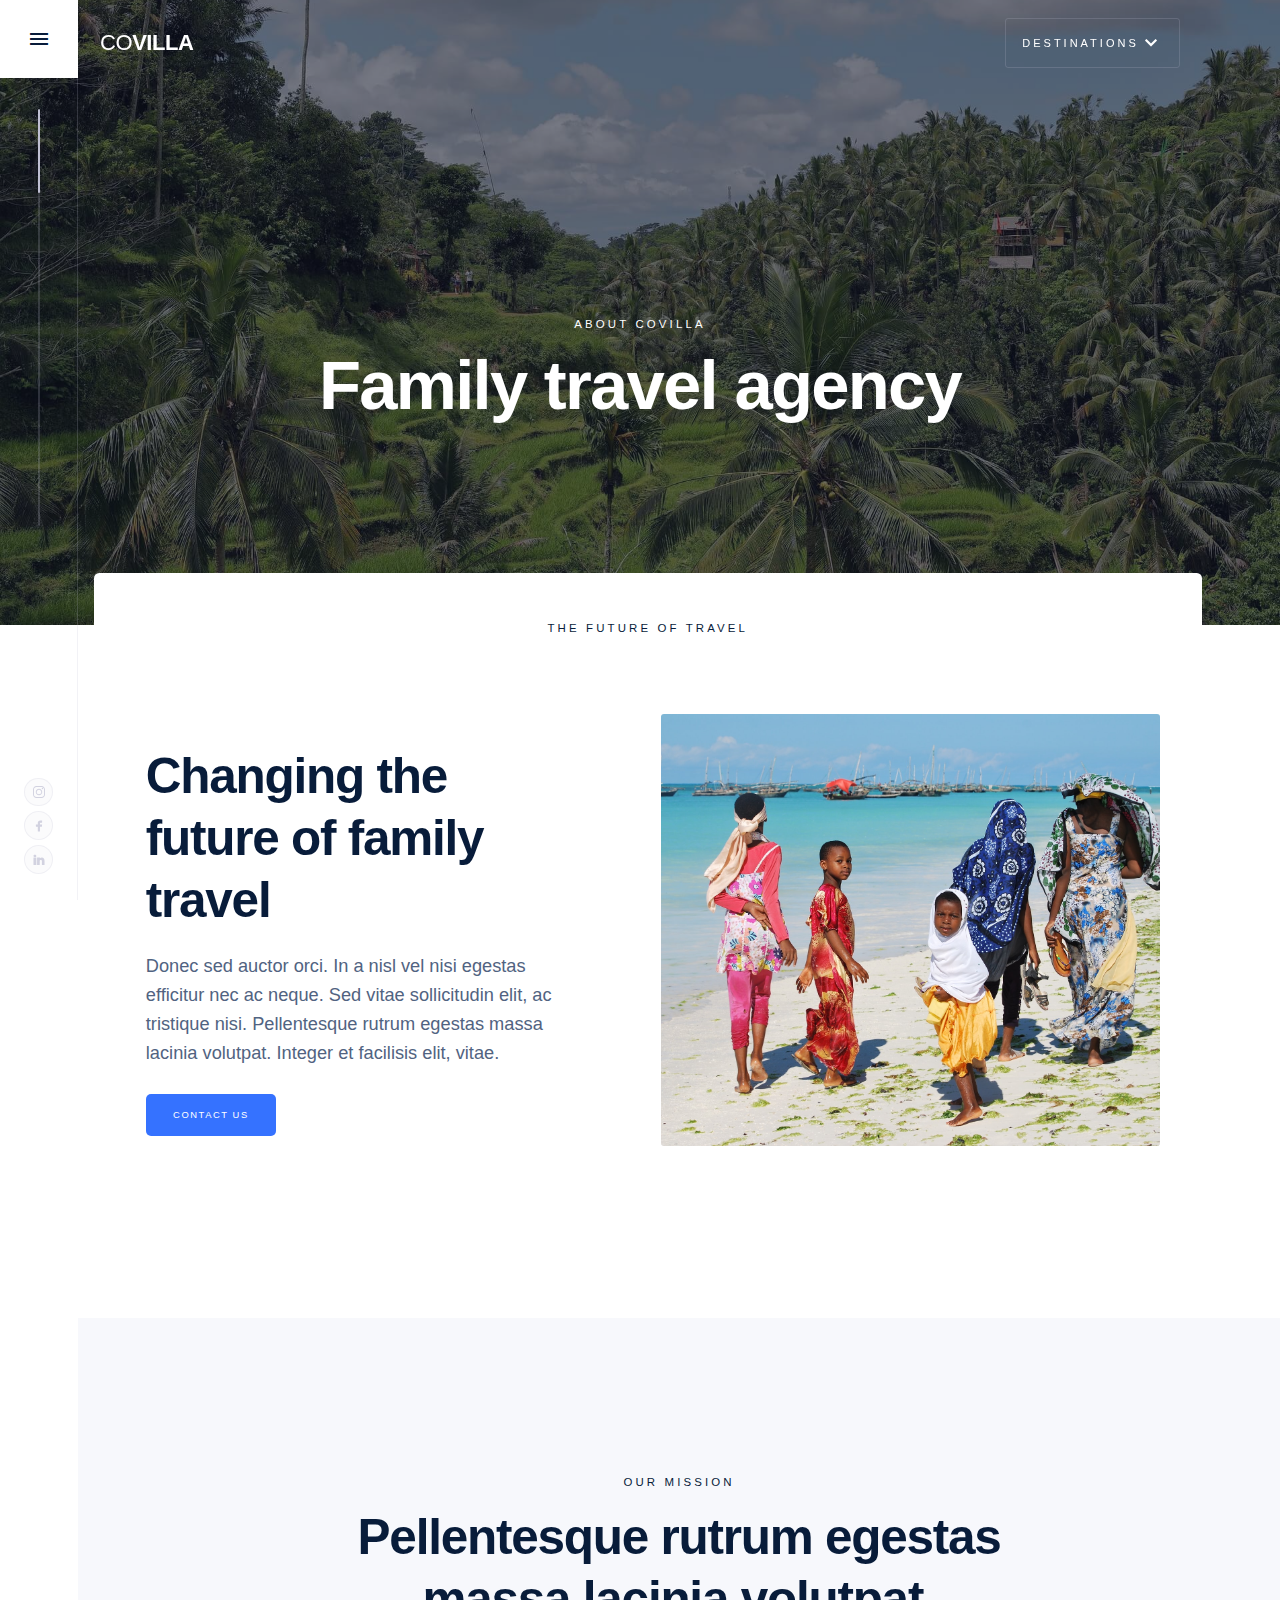
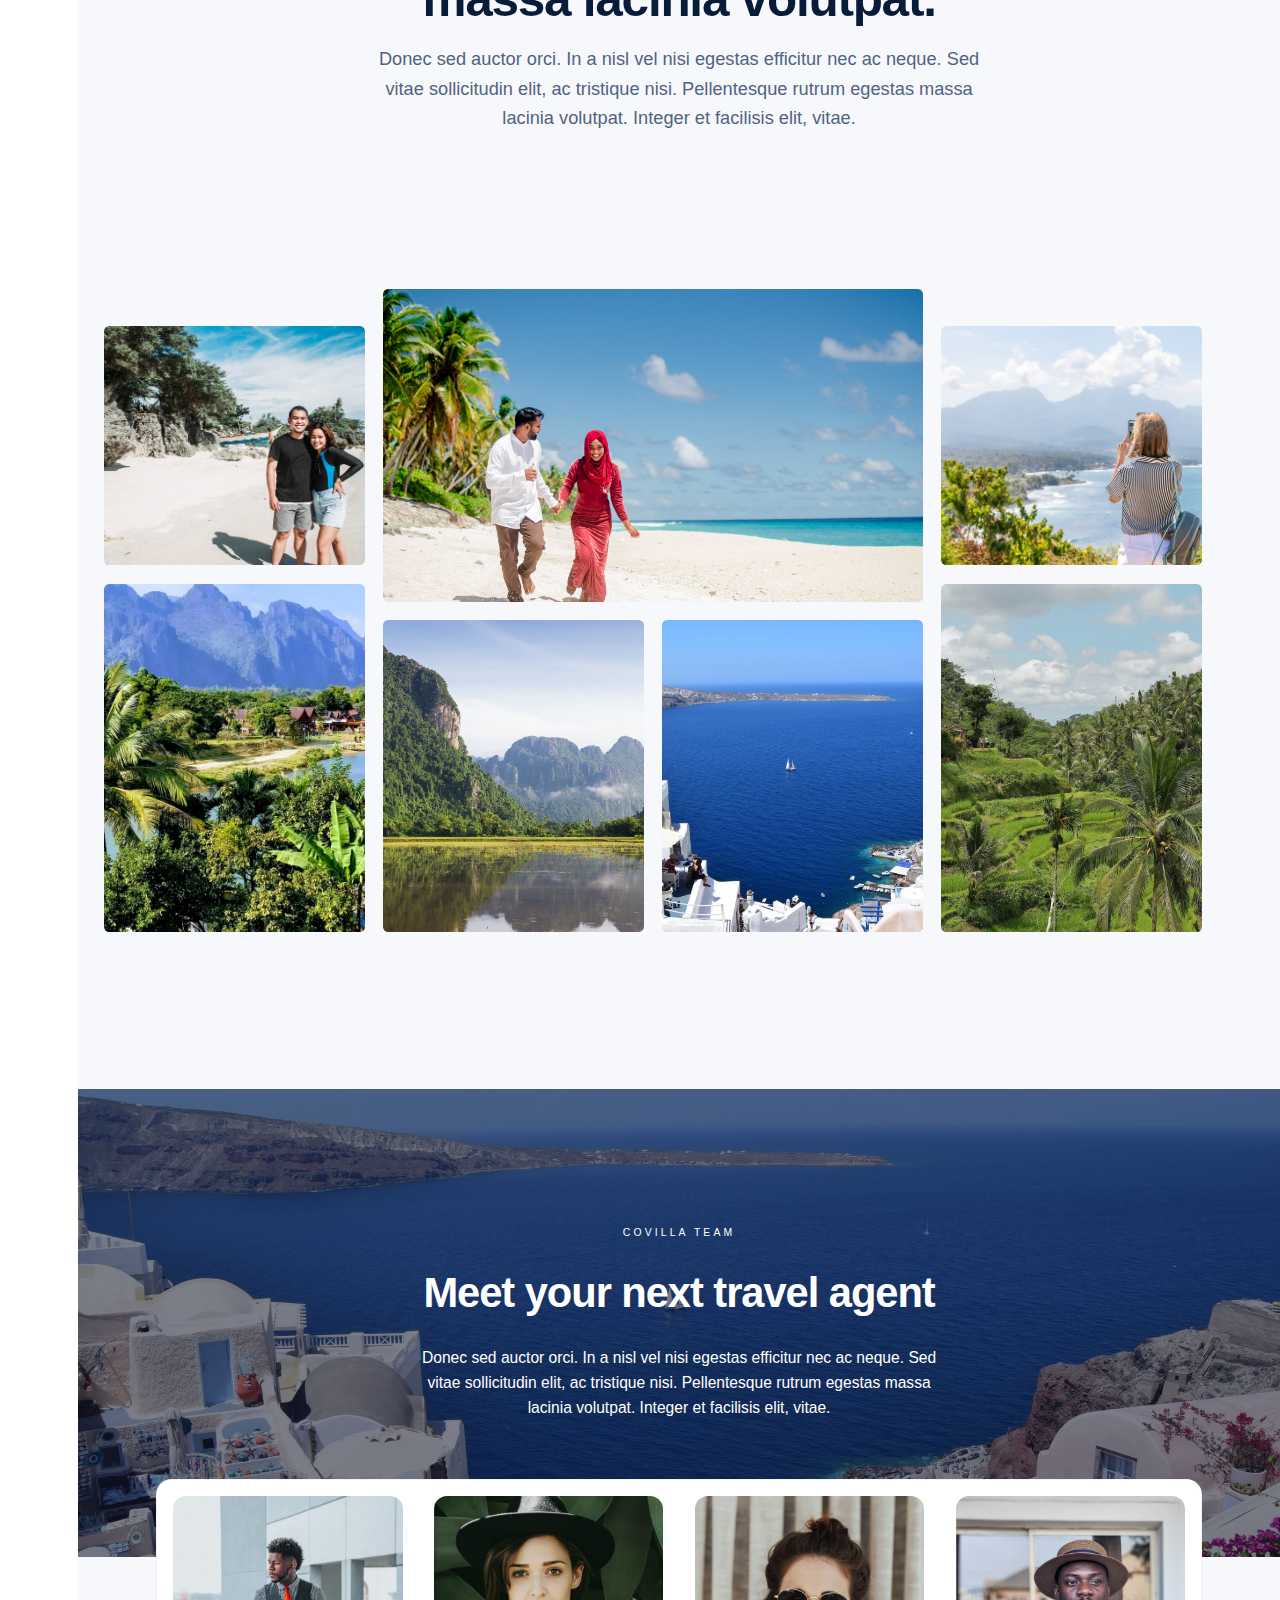
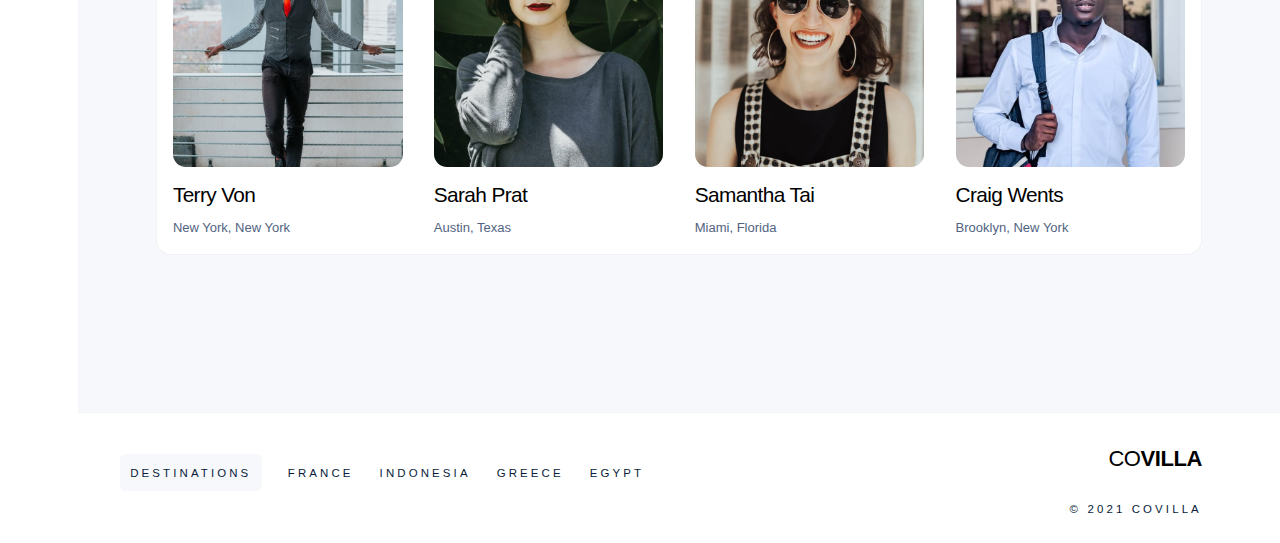
<file: about/about.html>
<!DOCTYPE html>
<html lang="en">

<head>
    <meta charset="UTF-8">
    <meta name="viewport" content="width=device-width, initial-scale=1.0">
    <title>About</title>

    <link rel="stylesheet"
        href="https://fonts.googleapis.com/css2?family=Material+Symbols+Outlined:opsz,wght,FILL,GRAD@24,400,0,0" />
    <link rel="stylesheet"
        href="https://fonts.googleapis.com/css2?family=Material+Symbols+Outlined:opsz,wght,FILL,GRAD@20..48,100..700,0..1,-50..200" />
    <link rel="stylesheet" href="https://cdn.jsdelivr.net/npm/swiper@11/swiper-bundle.min.css" />
    <link rel="stylesheet" href="../css/style.css" />
    <link rel="stylesheet" href="about.css" />
</head>

<body>
    <div class="scroll-indicator">
        <div class="indicator-wrapper">
            <div class="indicator"></div>
        </div>
        <div class="side-social-icons">
            <a href="https://www.instagram.com/tycreated/" class="side-social-icon">
                <img src="../images/607cab53e6616e396c26248d_covilla-instagram.svg" alt="instagram icon">
            </a>
            <a href="https://twitter.com/Tycreated" class="side-social-icon">
                <img src="../images/607cabf547737e63dc8037be_covilla-facebook-f.svg" alt="facebook icon">
            </a>
            <a href="https://twitter.com/Tycreated" class="side-social-icon">
                <img src="../images/607cac42e7c14c5ffb7408b0_covilla-linkedin.svg" alt="linkedin icon">
            </a>
        </div>
    </div>

    <nav class="navbar">
        <div class="top-nav-container">
            <div class="menu-icon">
                <span class="material-symbols-outlined" id="menu-icon">
                    menu
                </span>
            </div>
            <div class="menu-container" id="menu-container">
                <div class="menu-content">
                    <div class="menu-heading">
                        <h2>Explore vacations</h2>
                    </div>
                    <div class="scroll-menu-wrapper">
                        <div class="vacation-continents">
                            <div class="info-box">
                                <div class="subtitle-wrapper">
                                    <div class="subtitle">Choose a Continent</div>
                                    <div class="horizontal-line"></div>
                                </div>
                                <div class="continent-list-wrapper">
                                    <ul class="continent-list">
                                        <li class="continent-item">
                                            <a href="/continents/africa" class="africa">
                                                <div class="location-name">
                                                    <h4>Africa</h4>
                                                    <div class="loc-subtitle subtitle">
                                                        6 vacations
                                                    </div>
                                                </div>
                                                <div class="arrow-icon">
                                                    <img
                                                        src="../images/607cb6f733628ed1e51f598b_arrowhead-right-icon-dark-light.svg">
                                                </div>
                                                <div class="loc-bg1">
                                                    <div class="overlay"></div>
                                                </div>
                                            </a>
                                        </li>
                                        <li class="continent-item">
                                            <a href="/continents/asia" class="asia">
                                                <div class="location-name">
                                                    <h4>Asia</h4>
                                                    <div class="loc-subtitle subtitle">
                                                        6 vacations
                                                    </div>
                                                </div>
                                                <div class="arrow-icon">
                                                    <img
                                                        src="../images/607cb6f733628ed1e51f598b_arrowhead-right-icon-dark-light.svg">
                                                </div>
                                                <div class="loc-bg2">
                                                    <div class="overlay"></div>
                                                </div>
                                            </a>
                                        </li>

                                        <li class="continent-item">
                                            <a href="/continents/europe" class="europe">
                                                <div class="location-name">
                                                    <h4>Europe</h4>
                                                    <div class="loc-subtitle subtitle">
                                                        12 vacations
                                                    </div>
                                                </div>
                                                <div class="arrow-icon">
                                                    <img
                                                        src="../images/607cb6f733628ed1e51f598b_arrowhead-right-icon-dark-light.svg">
                                                </div>
                                                <div class="loc-bg3">
                                                    <div class="overlay"></div>
                                                </div>
                                            </a>
                                        </li>
                                    </ul>
                                </div>
                            </div>

                            <div class="info-box">
                                <div class="subtitle-wrapper">
                                    <div class="subtitle">Choose a Destination</div>
                                    <div class="horizontal-line"></div>
                                </div>
                                <div class="destination-list-wrapper">
                                    <ul class="destination-list">
                                        <li class="destination-item">
                                            <a href="/location/france" class="france">
                                                <div class="location-name">
                                                    <h4>France</h4>
                                                    <div class="loc-subtitle subtitle">
                                                        6 vacations
                                                    </div>
                                                </div>
                                                <div class="arrow-icon">
                                                    <img
                                                        src="../images/607cb6f733628ed1e51f598b_arrowhead-right-icon-dark-light.svg">
                                                </div>
                                                <div class="loc-bg-france">
                                                    <div class="overlay"></div>
                                                </div>
                                            </a>
                                        </li>

                                        <li class="destination-item">
                                            <a href="/location/indonesia" class="indonesia">
                                                <div class="location-name">
                                                    <h4>Indonesia</h4>
                                                    <div class="loc-subtitle subtitle">
                                                        6 vacations
                                                    </div>
                                                </div>
                                                <div class="arrow-icon">
                                                    <img
                                                        src="../images/607cb6f733628ed1e51f598b_arrowhead-right-icon-dark-light.svg">
                                                </div>
                                                <div class="loc-bg-indonesia">
                                                    <div class="overlay"></div>
                                                </div>
                                            </a>
                                        </li>
                                        <li class="destination-item">
                                            <a href="/location/greece" class="greece">
                                                <div class="location-name">
                                                    <h4>Greece</h4>
                                                    <div class="loc-subtitle subtitle">
                                                        6 vacations
                                                    </div>
                                                </div>
                                                <div class="arrow-icon">
                                                    <img
                                                        src="../images/607cb6f733628ed1e51f598b_arrowhead-right-icon-dark-light.svg">
                                                </div>
                                                <div class="loc-bg-greece">
                                                    <div class="overlay"></div>
                                                </div>
                                            </a>
                                        </li>

                                        <li class="destination-item">
                                            <a href="/location/egypt" class="egypt">
                                                <div class="location-name">
                                                    <h4>Egypt</h4>
                                                    <div class="loc-subtitle subtitle">
                                                        6 vacations
                                                    </div>
                                                </div>
                                                <div class="arrow-icon">
                                                    <img
                                                        src="../images/607cb6f733628ed1e51f598b_arrowhead-right-icon-dark-light.svg">
                                                </div>
                                                <div class="loc-bg-egypt">
                                                    <div class="overlay"></div>
                                                </div>
                                            </a>
                                        </li>
                                    </ul>
                                </div>
                            </div>

                            <div class="info-box">
                                <div class="subtitle-wrapper">
                                    <div class="subtitle">Contect us</div>
                                    <div class="horizontal-line"></div>
                                </div>
                                <div class="contact-list-wrapper">
                                    <ul class="contact-list">
                                        <li class="contact-item">
                                            <a href="https://calendly.com/">
                                                <div class="schedule">
                                                    Schedule a call
                                                </div>
                                                <div class="arrow-icon">
                                                    <img
                                                        src="../images/607dda3aa9669edf48366849_arrowhead-right-icon-dark001.svg">
                                                </div>
                                            </a>
                                        </li>

                                        <li class="contact-item">
                                            <a href="mailto:info@template.com?subject=Hey!">
                                                <div class="schedule">
                                                    info@template.com
                                                </div>
                                                <div class="arrow-icon">
                                                    <img
                                                        src="../images/607dda3aa9669edf48366849_arrowhead-right-icon-dark001.svg">
                                                </div>
                                            </a>
                                        </li>

                                        <li class="contact-item">
                                            <a href="tel:+11234567890">
                                                <div class="schedule">
                                                    (123)456-7890
                                                </div>
                                                <div class="arrow-icon">
                                                    <img
                                                        src="../images/607dda3aa9669edf48366849_arrowhead-right-icon-dark001.svg">
                                                </div>
                                            </a>
                                        </li>
                                    </ul>
                                </div>
                            </div>

                            <div class="menu-social-media">
                                <div class="subtitle">Follow us:</div>
                                <div class="social-media">
                                    <a href="https://www.instagram.com/tycreated/">
                                        <img src="../images/607cad4f19c353f20f120d42_Dark-instagram.svg"
                                            alt="instagram icon">
                                    </a>
                                    <a href="https://twitter.com/Tycreated">
                                        <img src="../images/607cacfa7fe8e5f6468a3b12_dark-facebook-f.svg"
                                            alt="facebook icon">
                                    </a>
                                    <a href="https://twitter.com/Tycreated">
                                        <img src="../images/607cac9e182808a466193a22_Dark-linkedin-2.svg"
                                            alt="linkedin icon">
                                    </a>
                                </div>
                            </div>
                        </div>
                    </div>
                </div>
            </div>


            <!-- brand and right dropdown nav -->
            <div class="nav-content" id="nav-content">
                <a href="../index.html" class="brand">
                    <div class="brand-name">
                        <span class="thin-span">CO</span>VILLA
                    </div>
                </a>

                <!-- right dropdown nav -->
                <div class="right-nav">
                    <div class="nav-button dropdown">
                        <div class="nav-button-toggle" id="dropdown-button">
                            <div class="dropdown-text">
                                Destinations
                            </div>
                            <div class="dropdown-icon">
                                <span class="material-symbols-outlined dropdown-arrow" id="dropdown-arrow">
                                    stat_minus_1</span>
                            </div>
                        </div>

                        <nav class="dropdown-list" id="dropdown-list">
                            <div class="dropdown-container">
                                <div class="subtitle-container">
                                    <div class="subtitle">Choose a location</div>
                                    <div class="horizontal-line"></div>
                                </div>
                                <div class="dropdown-list-show">
                                    <ul class="dropdown-list-ul">
                                        <li class="dropdown-list-li ">
                                            <a href="/location/france" class="location-card france">
                                                <div class="location-name">
                                                    <h4>France</h4>
                                                    <div class="location-text">6 vacations</div>
                                                </div>
                                                <div class="card-arrow">
                                                    <img src="../images/607cb6f733628ed1e51f598b_arrowhead-right-icon-dark-light.svg"
                                                        class="vacation-card-arrow">
                                                </div>
                                                <div class="card-bg-france">
                                                    <div class="overlay"></div>
                                                </div>
                                            </a>
                                        </li>

                                        <li class="dropdown-list-li ">
                                            <a href="/location/indonesia" class="location-card indonesia">
                                                <div class="location-name">
                                                    <h4>Indonesia</h4>
                                                    <div class="location-text">6 vacations</div>
                                                </div>
                                                <div class="card-arrow">
                                                    <img src="../images/607cb6f733628ed1e51f598b_arrowhead-right-icon-dark-light.svg"
                                                        class="vacation-card-arrow">
                                                </div>
                                                <div class="card-bg-indonesia">
                                                    <div class="overlay"></div>
                                                </div>
                                            </a>
                                        </li>

                                        <li class="dropdown-list-li ">
                                            <a href="/location/greece" class="location-card greece">
                                                <div class="location-name">
                                                    <h4>Greece</h4>
                                                    <div class="location-text">6 vacations</div>
                                                </div>
                                                <div class="card-arrow">
                                                    <img src="../images/607cb6f733628ed1e51f598b_arrowhead-right-icon-dark-light.svg"
                                                        class="vacation-card-arrow">
                                                </div>
                                                <div class="card-bg-greece">
                                                    <div class="overlay"></div>
                                                </div>
                                            </a>
                                        </li>

                                        <li class="dropdown-list-li ">
                                            <a href="/location/egypt" class="location-card egypt">
                                                <div class="location-name">
                                                    <h4>Egypt</h4>
                                                    <div class="location-text">6 vacations</div>
                                                </div>
                                                <div class="card-arrow">
                                                    <img src="../images/607cb6f733628ed1e51f598b_arrowhead-right-icon-dark-light.svg"
                                                        class="vacation-card-arrow">
                                                </div>
                                                <div class="card-bg-egypt">
                                                    <div class="overlay"></div>
                                                </div>
                                            </a>
                                        </li>
                                    </ul>
                                </div>
                            </div>
                        </nav>
                    </div>
                </div>
            </div>

            <!-- mid nav -->
            <nav class="mid-nav">
                <div class="nav-menu-links">
                    <a href="./about.html" class="nav-link">
                        <div class="link-text">ABOUT</div>
                        <div class="link-cover"></div>
                    </a>
                    <a href="../journal/journal.html" class="nav-link">
                        <div class="link-text">JOURNAL</div>
                        <div class="link-cover"></div>
                    </a>
                    <a href="../support/support.html" class="nav-link">
                        <div class="link-text">SUPPORT</div>
                        <div class="link-cover"></div>
                    </a>
                </div>
            </nav>

            <div class="mobile-nav-shade"></div>
            <div class="nav-shade"></div>
        </div>

    </nav>


    <section class="page-hero">
        <div class="overlay"></div>
        <div class="subtitle">about covilla</div>
        <h1>Family travel agency</h1>
    </section>

    <section class="future-section">
        <div class="subtitle">THE FUTURE OF TRAVEL</div>
        <div class="intro-wrapper">
            <div class="intro-content">
                <h1>Changing the future of family travel</h1>
                <p class="future-text">Donec sed auctor orci. In a nisl vel nisi egestas efficitur nec ac neque.
                    Sed vitae
                    sollicitudin elit, ac tristique nisi. Pellentesque rutrum egestas massa lacinia
                    volutpat.
                    Integer et facilisis elit, vitae.</p>
                <div class="button">
                    <div>CONTACT US</div>
                </div>
            </div>
            <div class="intro-right-img">
                <img src="../images/Family005.jpeg" alt="">
            </div>
        </div>
    </section>

    <!-- mission gallary -->
    <section class="mission-gallary">
        <div class="mission-intro">
            <div class="subtitle">
                OUR MISSION
            </div>
            <h1>
                Pellentesque rutrum egestas massa lacinia volutpat.
            </h1>
            <p>
                Donec sed auctor orci. In a nisl vel nisi egestas efficitur nec ac neque. Sed vitae sollicitudin elit, ac tristique nisi. Pellentesque rutrum egestas massa lacinia volutpat. Integer et facilisis elit, vitae.
            </p>
        </div>
        <div class="bottom-gallary">
            <div class="small-img one">
                <div class="mission-img"></div>
            </div>
            <div class="big-img two">
                <div class="mission-img"></div>
            </div>
            <div class="small-img tree">
                <div class="mission-img"></div>
            </div>
            <div class="mid-img four">
                <div class="mission-img"></div>
            </div>
            <div class="big-img five">
                <div class="mission-img"></div>
            </div>
            <div class="big-img six">
                <div class="mission-img"></div>
            </div>
            <div class="mid-img seven">
                <div class="mission-img"></div>
            </div>
        </div>
    </section>

    <!-- agents section -->
    <section class="agents-section">
        <div class="subtitle-intro-wrapper">
            <div class="overlay"></div>
            <div class="content">
                <div class="subtitle">
                    COVILLA TEAM
                </div>
                <h1>Meet your next travel agent</h1>
                <p>Donec sed auctor orci. In a nisl vel nisi egestas efficitur nec ac neque. Sed vitae sollicitudin elit, ac tristique nisi. Pellentesque rutrum egestas massa lacinia volutpat. Integer et facilisis elit, vitae.</p>
            </div>
        </div>
        <ul class="team-box">
            <li class="team-member">
                <a href="./agents/terry-von" class="team-card">
                    <div class="team-member-pic">
                        <div class="team-img"></div>
                    </div>
                    <div class="team-member-info">
                        <div class="name">
                            <h3>Terry Von</h3>
                        </div>
                        <div class="team-location">
                            <p>New York, New York</p>
                        </div>
                    </div>
                </a>
            </li>

            <li class="team-member">
                <a href="./agents/terry-von" class="team-card">
                    <div class="team-member-pic">
                        <div class="team-img"></div>
                    </div>
                    <div class="team-member-info">
                        <div class="name">
                            <h3>Sarah Prat</h3>
                        </div>
                        <div class="team-location">
                            <p>Austin, Texas</p>
                        </div>
                    </div>
                </a>
            </li>

            <li class="team-member">
                <a href="./agents/terry-von" class="team-card">
                    <div class="team-member-pic">
                        <div class="team-img"></div>
                    </div>
                    <div class="team-member-info">
                        <div class="name">
                            <h3>Samantha Tai</h3>
                        </div>
                        <div class="team-location">
                            <p>Miami, Florida</p>
                        </div>
                    </div>
                </a>
            </li>

            <li class="team-member">
                <a href="./agents/terry-von" class="team-card">
                    <div class="team-member-pic">
                        <div class="team-img"></div>
                    </div>
                    <div class="team-member-info">
                        <div class="name">
                            <h3>Craig Wents</h3>
                        </div>
                        <div class="team-location">
                            <p>Brooklyn, New York</p>
                        </div>
                    </div>
                </a>
            </li>
        </ul>
    </section>




    <!-- footer -->
    <footer>
        <div class="footer-pages">
            <div class="destinations subtitle">DESTINATIONS</div>
            <ul class="places">
                <li><a class="subtitle" href="/location/france">FRANCE</a></li>
                <li><a class="subtitle" href="/location/indonesia">INDONESIA</a></li>
                <li><a class="subtitle" href="/location/greece">GREECE</a></li>
                <li><a class="subtitle" href="/location/egypt">EGYPT</a></li>
            </ul>
        </div>
        <div class="fooer-logo">
            <div class="brand">
                <span class="thin span">CO</span>VILLA
            </div>
            <div class="subtitle">© 2021 COVILLA</div>
        </div>
    </footer>


    <script src="https://cdn.jsdelivr.net/npm/swiper@11/swiper-bundle.min.js"></script>
    <script src="about.js"></script>
</body>

</html>
</file>
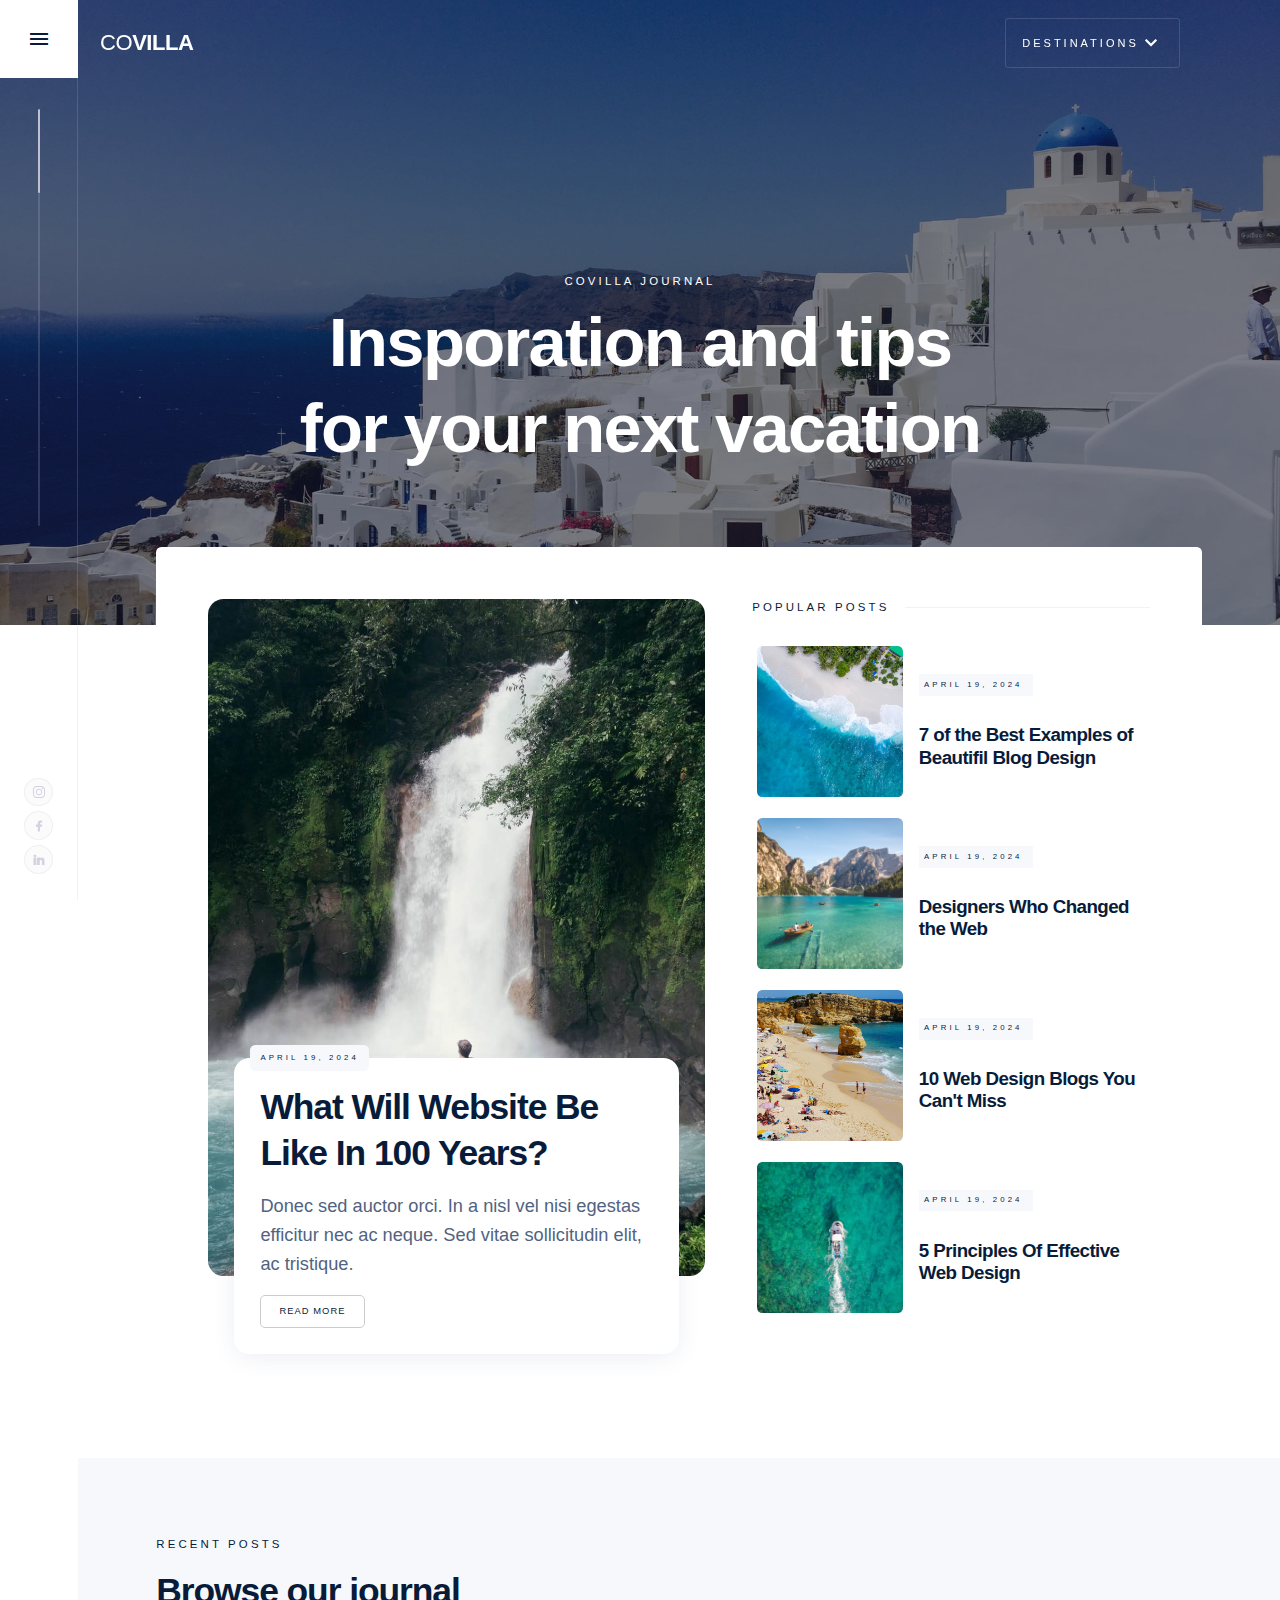
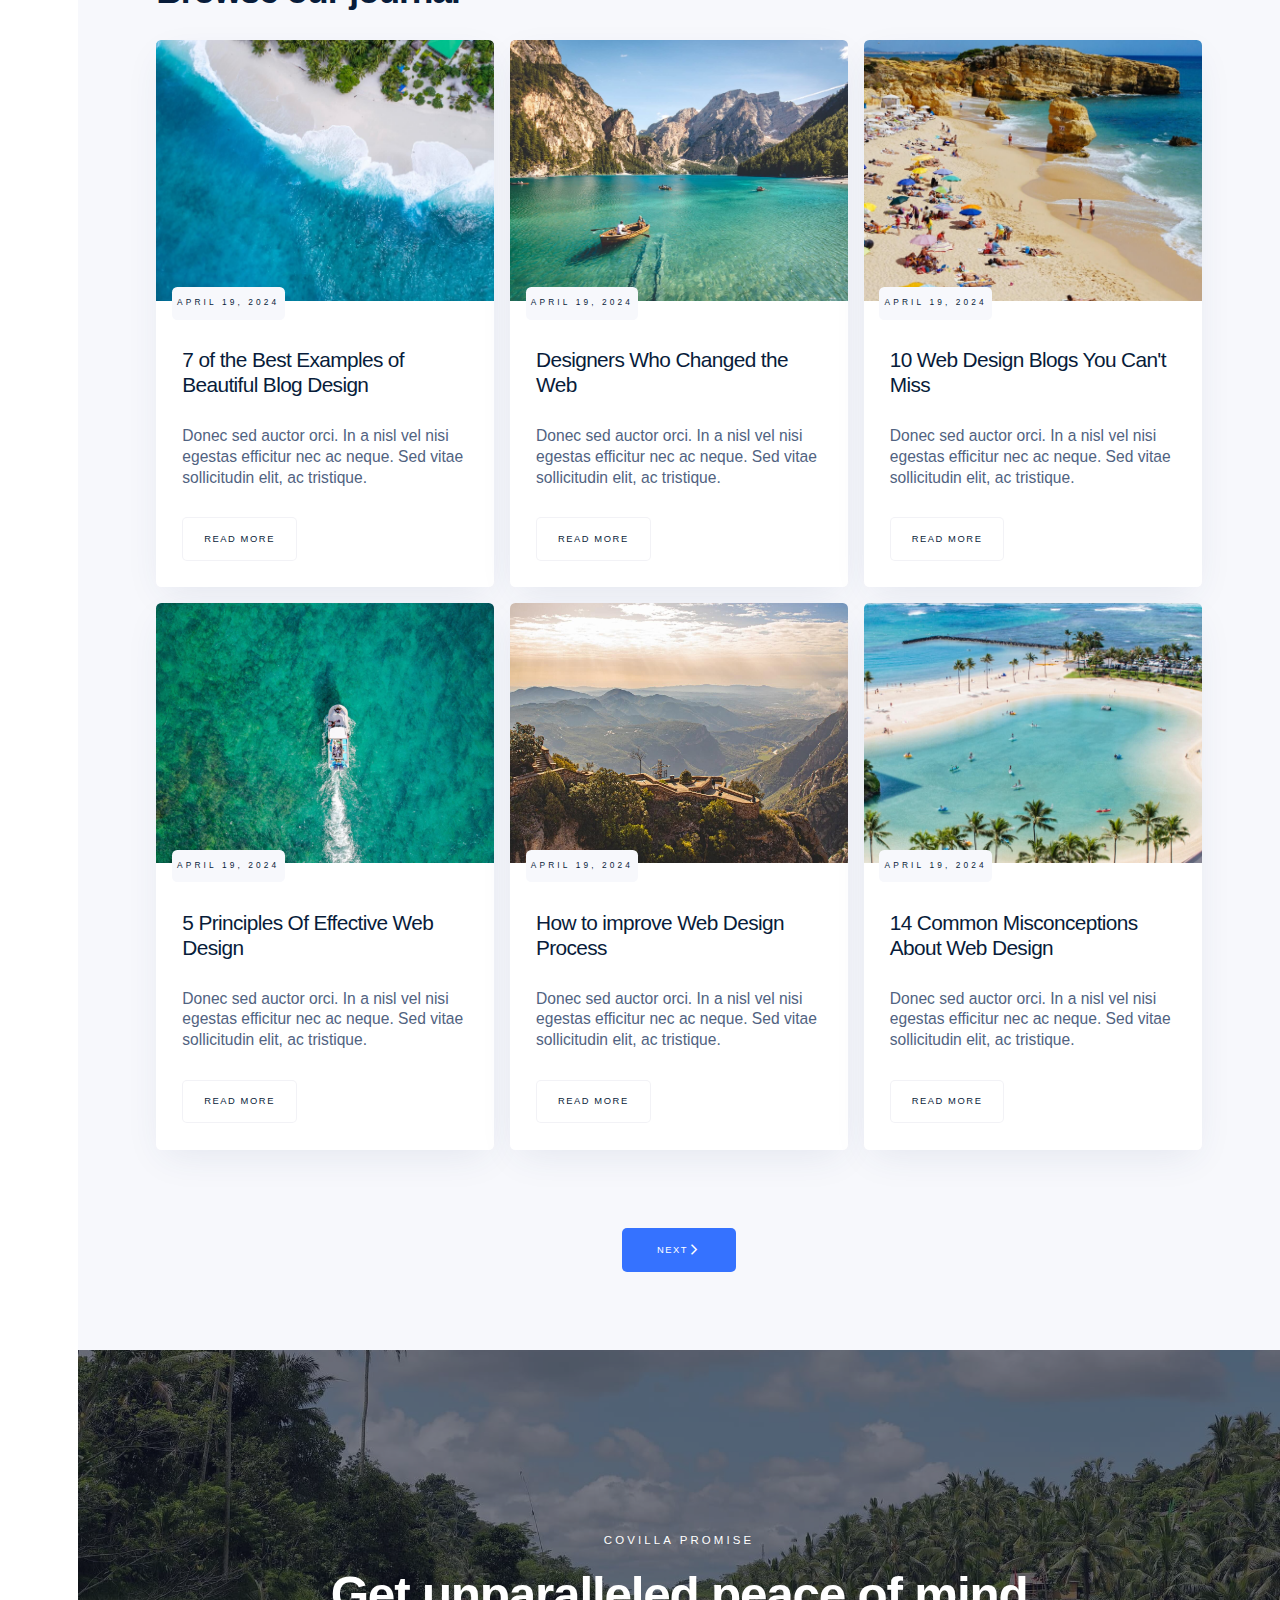
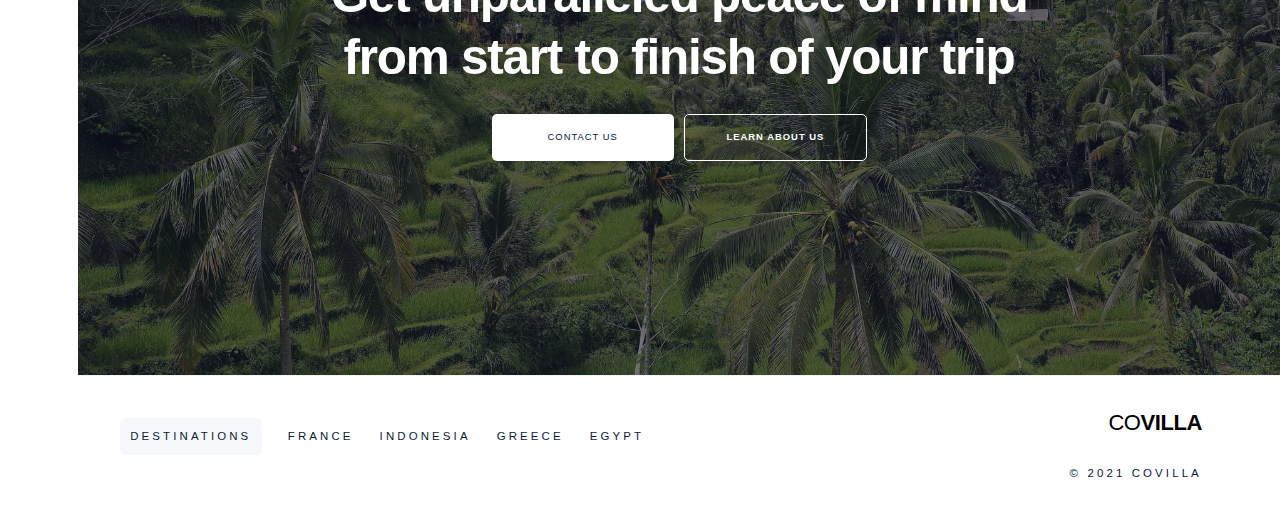
<file: journal/journal.html>
<!DOCTYPE html>
<html lang="en">

<head>
    <meta charset="UTF-8">
    <meta name="viewport" content="width=device-width, initial-scale=1.0">
    <title>Journal</title>

    <link rel="stylesheet"
        href="https://fonts.googleapis.com/css2?family=Material+Symbols+Outlined:opsz,wght,FILL,GRAD@24,400,0,0" />
    <link rel="stylesheet"
        href="https://fonts.googleapis.com/css2?family=Material+Symbols+Outlined:opsz,wght,FILL,GRAD@20..48,100..700,0..1,-50..200" />
    <link rel="stylesheet" href="https://cdn.jsdelivr.net/npm/swiper@11/swiper-bundle.min.css" />
    <link rel="stylesheet" href="../css/style.css" />
    <link rel="stylesheet" href="journal.css" />
</head>

<body>
    <!-- left scroll indicator -->
    <div class="scroll-indicator">
        <div class="indicator-wrapper">
            <div class="indicator"></div>
        </div>
        <div class="side-social-icons">
            <a href="https://www.instagram.com/tycreated/" class="side-social-icon">
                <img src="../images/607cab53e6616e396c26248d_covilla-instagram.svg" alt="instagram icon">
            </a>
            <a href="https://twitter.com/Tycreated" class="side-social-icon">
                <img src="../images/607cabf547737e63dc8037be_covilla-facebook-f.svg" alt="facebook icon">
            </a>
            <a href="https://twitter.com/Tycreated" class="side-social-icon">
                <img src="../images/607cac42e7c14c5ffb7408b0_covilla-linkedin.svg" alt="linkedin icon">
            </a>
        </div>
    </div>

    <!-- topleft menu -->
    <nav class="navbar">
        <div class="top-nav-container">
            <div class="menu-icon">
                <span class="material-symbols-outlined" id="menu-icon">
                    menu
                </span>
            </div>
            <div class="menu-container" id="menu-container">
                <div class="menu-content">
                    <div class="menu-heading">
                        <h2>Explore vacations</h2>
                    </div>
                    <div class="scroll-menu-wrapper">
                        <div class="vacation-continents">
                            <div class="info-box">
                                <div class="subtitle-wrapper">
                                    <div class="subtitle">Choose a Continent</div>
                                    <div class="horizontal-line"></div>
                                </div>
                                <div class="continent-list-wrapper">
                                    <ul class="continent-list">
                                        <li class="continent-item">
                                            <a href="/continents/africa" class="africa">
                                                <div class="location-name">
                                                    <h4>Africa</h4>
                                                    <div class="loc-subtitle subtitle">
                                                        6 vacations
                                                    </div>
                                                </div>
                                                <div class="arrow-icon">
                                                    <img
                                                        src="../images/607cb6f733628ed1e51f598b_arrowhead-right-icon-dark-light.svg">
                                                </div>
                                                <div class="loc-bg1">
                                                    <div class="overlay"></div>
                                                </div>
                                            </a>
                                        </li>
                                        <li class="continent-item">
                                            <a href="/continents/asia" class="asia">
                                                <div class="location-name">
                                                    <h4>Asia</h4>
                                                    <div class="loc-subtitle subtitle">
                                                        6 vacations
                                                    </div>
                                                </div>
                                                <div class="arrow-icon">
                                                    <img
                                                        src="../images/607cb6f733628ed1e51f598b_arrowhead-right-icon-dark-light.svg">
                                                </div>
                                                <div class="loc-bg2">
                                                    <div class="overlay"></div>
                                                </div>
                                            </a>
                                        </li>

                                        <li class="continent-item">
                                            <a href="/continents/europe" class="europe">
                                                <div class="location-name">
                                                    <h4>Europe</h4>
                                                    <div class="loc-subtitle subtitle">
                                                        12 vacations
                                                    </div>
                                                </div>
                                                <div class="arrow-icon">
                                                    <img
                                                        src="../images/607cb6f733628ed1e51f598b_arrowhead-right-icon-dark-light.svg">
                                                </div>
                                                <div class="loc-bg3">
                                                    <div class="overlay"></div>
                                                </div>
                                            </a>
                                        </li>
                                    </ul>
                                </div>
                            </div>

                            <div class="info-box">
                                <div class="subtitle-wrapper">
                                    <div class="subtitle">Choose a Destination</div>
                                    <div class="horizontal-line"></div>
                                </div>
                                <div class="destination-list-wrapper">
                                    <ul class="destination-list">
                                        <li class="destination-item">
                                            <a href="/location/france" class="france">
                                                <div class="location-name">
                                                    <h4>France</h4>
                                                    <div class="loc-subtitle subtitle">
                                                        6 vacations
                                                    </div>
                                                </div>
                                                <div class="arrow-icon">
                                                    <img
                                                        src="../images/607cb6f733628ed1e51f598b_arrowhead-right-icon-dark-light.svg">
                                                </div>
                                                <div class="loc-bg-france">
                                                    <div class="overlay"></div>
                                                </div>
                                            </a>
                                        </li>

                                        <li class="destination-item">
                                            <a href="/location/indonesia" class="indonesia">
                                                <div class="location-name">
                                                    <h4>Indonesia</h4>
                                                    <div class="loc-subtitle subtitle">
                                                        6 vacations
                                                    </div>
                                                </div>
                                                <div class="arrow-icon">
                                                    <img
                                                        src="../images/607cb6f733628ed1e51f598b_arrowhead-right-icon-dark-light.svg">
                                                </div>
                                                <div class="loc-bg-indonesia">
                                                    <div class="overlay"></div>
                                                </div>
                                            </a>
                                        </li>
                                        <li class="destination-item">
                                            <a href="/location/greece" class="greece">
                                                <div class="location-name">
                                                    <h4>Greece</h4>
                                                    <div class="loc-subtitle subtitle">
                                                        6 vacations
                                                    </div>
                                                </div>
                                                <div class="arrow-icon">
                                                    <img
                                                        src="../images/607cb6f733628ed1e51f598b_arrowhead-right-icon-dark-light.svg">
                                                </div>
                                                <div class="loc-bg-greece">
                                                    <div class="overlay"></div>
                                                </div>
                                            </a>
                                        </li>

                                        <li class="destination-item">
                                            <a href="/location/egypt" class="egypt">
                                                <div class="location-name">
                                                    <h4>Egypt</h4>
                                                    <div class="loc-subtitle subtitle">
                                                        6 vacations
                                                    </div>
                                                </div>
                                                <div class="arrow-icon">
                                                    <img
                                                        src="../images/607cb6f733628ed1e51f598b_arrowhead-right-icon-dark-light.svg">
                                                </div>
                                                <div class="loc-bg-egypt">
                                                    <div class="overlay"></div>
                                                </div>
                                            </a>
                                        </li>
                                    </ul>
                                </div>
                            </div>

                            <div class="info-box">
                                <div class="subtitle-wrapper">
                                    <div class="subtitle">Contect us</div>
                                    <div class="horizontal-line"></div>
                                </div>
                                <div class="contact-list-wrapper">
                                    <ul class="contact-list">
                                        <li class="contact-item">
                                            <a href="https://calendly.com/">
                                                <div class="schedule">
                                                    Schedule a call
                                                </div>
                                                <div class="arrow-icon">
                                                    <img
                                                        src="../images/607dda3aa9669edf48366849_arrowhead-right-icon-dark001.svg">
                                                </div>
                                            </a>
                                        </li>

                                        <li class="contact-item">
                                            <a href="mailto:info@template.com?subject=Hey!">
                                                <div class="schedule">
                                                    info@template.com
                                                </div>
                                                <div class="arrow-icon">
                                                    <img
                                                        src="../images/607dda3aa9669edf48366849_arrowhead-right-icon-dark001.svg">
                                                </div>
                                            </a>
                                        </li>

                                        <li class="contact-item">
                                            <a href="tel:+11234567890">
                                                <div class="schedule">
                                                    (123)456-7890
                                                </div>
                                                <div class="arrow-icon">
                                                    <img
                                                        src="../images/607dda3aa9669edf48366849_arrowhead-right-icon-dark001.svg">
                                                </div>
                                            </a>
                                        </li>
                                    </ul>
                                </div>
                            </div>

                            <div class="menu-social-media">
                                <div class="subtitle">Follow us:</div>
                                <div class="social-media">
                                    <a href="https://www.instagram.com/tycreated/">
                                        <img src="../images/607cad4f19c353f20f120d42_Dark-instagram.svg"
                                            alt="instagram icon">
                                    </a>
                                    <a href="https://twitter.com/Tycreated">
                                        <img src="../images/607cacfa7fe8e5f6468a3b12_dark-facebook-f.svg"
                                            alt="facebook icon">
                                    </a>
                                    <a href="https://twitter.com/Tycreated">
                                        <img src="../images/607cac9e182808a466193a22_Dark-linkedin-2.svg"
                                            alt="linkedin icon">
                                    </a>
                                </div>
                            </div>
                        </div>
                    </div>
                </div>
            </div>


            <!-- brand and right dropdown nav -->
            <div class="nav-content" id="nav-content">
                <a href="../index.html" class="brand">
                    <div class="brand-name">
                        <span class="thin-span">CO</span>VILLA
                    </div>
                </a>

                <!-- right dropdown nav -->
                <div class="right-nav">
                    <div class="nav-button dropdown">
                        <div class="nav-button-toggle" id="dropdown-button">
                            <div class="dropdown-text">
                                Destinations
                            </div>
                            <div class="dropdown-icon">
                                <span class="material-symbols-outlined dropdown-arrow" id="dropdown-arrow">
                                    stat_minus_1</span>
                            </div>
                        </div>

                        <nav class="dropdown-list" id="dropdown-list">
                            <div class="dropdown-container">
                                <div class="subtitle-container">
                                    <div class="subtitle">Choose a location</div>
                                    <div class="horizontal-line"></div>
                                </div>
                                <div class="dropdown-list-show">
                                    <ul class="dropdown-list-ul">
                                        <li class="dropdown-list-li ">
                                            <a href="/location/france" class="location-card france">
                                                <div class="location-name">
                                                    <h4>France</h4>
                                                    <div class="location-text">6 vacations</div>
                                                </div>
                                                <div class="card-arrow">
                                                    <img src="../images/607cb6f733628ed1e51f598b_arrowhead-right-icon-dark-light.svg"
                                                        class="vacation-card-arrow">
                                                </div>
                                                <div class="card-bg-france">
                                                    <div class="overlay"></div>
                                                </div>
                                            </a>
                                        </li>

                                        <li class="dropdown-list-li ">
                                            <a href="/location/indonesia" class="location-card indonesia">
                                                <div class="location-name">
                                                    <h4>Indonesia</h4>
                                                    <div class="location-text">6 vacations</div>
                                                </div>
                                                <div class="card-arrow">
                                                    <img src="../images/607cb6f733628ed1e51f598b_arrowhead-right-icon-dark-light.svg"
                                                        class="vacation-card-arrow">
                                                </div>
                                                <div class="card-bg-indonesia">
                                                    <div class="overlay"></div>
                                                </div>
                                            </a>
                                        </li>

                                        <li class="dropdown-list-li ">
                                            <a href="/location/greece" class="location-card greece">
                                                <div class="location-name">
                                                    <h4>Greece</h4>
                                                    <div class="location-text">6 vacations</div>
                                                </div>
                                                <div class="card-arrow">
                                                    <img src="../images/607cb6f733628ed1e51f598b_arrowhead-right-icon-dark-light.svg"
                                                        class="vacation-card-arrow">
                                                </div>
                                                <div class="card-bg-greece">
                                                    <div class="overlay"></div>
                                                </div>
                                            </a>
                                        </li>

                                        <li class="dropdown-list-li ">
                                            <a href="/location/egypt" class="location-card egypt">
                                                <div class="location-name">
                                                    <h4>Egypt</h4>
                                                    <div class="location-text">6 vacations</div>
                                                </div>
                                                <div class="card-arrow">
                                                    <img src="../images/607cb6f733628ed1e51f598b_arrowhead-right-icon-dark-light.svg"
                                                        class="vacation-card-arrow">
                                                </div>
                                                <div class="card-bg-egypt">
                                                    <div class="overlay"></div>
                                                </div>
                                            </a>
                                        </li>
                                    </ul>
                                </div>
                            </div>
                        </nav>
                    </div>
                </div>
            </div>

            <!-- mid nav -->
            <nav class="mid-nav">
                <div class="nav-menu-links">
                    <a href="../about/about.html" class="nav-link">
                        <div class="link-text">ABOUT</div>
                        <div class="link-cover"></div>
                    </a>
                    <a href="../journal/journal.html" class="nav-link">
                        <div class="link-text">JOURNAL</div>
                        <div class="link-cover"></div>
                    </a>
                    <a href="../support/support.html" class="nav-link">
                        <div class="link-text">SUPPORT</div>
                        <div class="link-cover"></div>
                    </a>
                </div>
            </nav>

            <div class="mobile-nav-shade"></div>
            <div class="nav-shade"></div>
        </div>

    </nav>


    <section class="page-hero">
        <div class="overlay"></div>
        <div class="subtitle">COVILLA JOURNAL</div>
        <h1>Insporation and tips <br> for your next vacation</h1>
    </section>

    <!-- posts-section -->
    <section class="posts-section">

        <!-- journal-left -->
        <div class="journal-left-wrapper">
            <div class="large-journal-img-wrapper">
                <div class="large-journal-img"></div>
            </div>
            <div class="journal-post-info">
                <div class="large-journal-content">
                    <div class="journal-category-tag">
                        <div class="subtitle">April 19, 2024</div>
                    </div>
                    <h2>What Will Website Be Like In 100 Years?</h2>
                    <p>
                        Donec sed auctor orci. In a nisl vel nisi egestas
                        efficitur nec ac neque. Sed vitae sollicitudin elit, ac tristique.
                    </p>
                    <a href="/journal-post" class="button white">
                        <div class="subtitle">READ MORE</div>
                    </a>
                </div>
            </div>
        </div>

        <!-- journal-right -->
        <div class="journal-right-wrapper">

            <div class="subtitle-intro-wrapper">
                <div class="subtitle">POPULAR POSTS</div>
                <div class="horizontal-line"></div>
            </div>

            <ul class="post-list">
                <li class="post-item">
                    <a href="/journal-post/7-of-the-best-examples-of-beautiful-blog-design" class="joural-list-item">
                        <div class="journal-list-image">
                            <div class="post-img" alt="A beautiful beach"></div>
                        </div>
                        <div class="journal-list-item-content">
                            <div class="journal-category-tag subtitle">
                                APRIL 19, 2024
                            </div>
                            <h3 class="journal-list-info">
                                7 of the Best Examples of Beautifil Blog Design
                            </h3>
                        </div>
                    </a>
                </li>

                <li class="post-item">
                    <a href="/journal-post/designers-who-changed-the-web" class="joural-list-item">
                        <div class="journal-list-image">
                            <div class="post-img" alt="A boat traveling through mountains and rivers."></div>
                        </div>
                        <div class="journal-list-item-content">
                            <div class="journal-category-tag subtitle">
                                APRIL 19, 2024
                            </div>
                            <h3 class="journal-list-info">
                                Designers Who Changed the Web
                            </h3>
                        </div>
                    </a>
                </li>

                <li class="post-item">
                    <a href="/journal-post/10-web-design-blogs-you-can't-miss" class="joural-list-item">
                        <div class="journal-list-image">
                            <div class="post-img" alt="Many people vacation on the vast beaches"></div>

                        </div>
                        <div class="journal-list-item-content">
                            <div class="journal-category-tag subtitle">
                                APRIL 19, 2024
                            </div>
                            <h3 class="journal-list-info">
                                10 Web Design Blogs You Can't Miss
                            </h3>
                        </div>
                    </a>
                </li>

                <li class="post-item">
                    <a href="/journal-post/5-principles-of-effective-web-design" class="joural-list-item">
                        <div class="journal-list-image">
                            <div class="post-img" alt="A boat traveling on the blue sea"></div>
                        </div>
                        <div class="journal-list-item-content">
                            <div class="journal-category-tag subtitle">
                                APRIL 19, 2024
                            </div>
                            <h3 class="journal-list-info">
                                5 Principles Of Effective Web Design
                            </h3>
                        </div>
                    </a>
                </li>
            </ul>
        </div>
    </section>

    <section class="browse-journal">
        <div class="browse-intro">
            <div class="subtitle">RECENT POSTS</div>
            <h2>Browse our journal</h2>
        </div>
        <div class="browse-post">
            <div class="post">
                <div class="post-top">
                    <div class="post-img"></div>
                </div>
                <div class="post-bottom">
                    <div class="date subtitle">APRIL 19, 2024</div>
                    <h3></h3>
                    <p>Donec sed auctor orci. In a nisl vel nisi egestas efficitur nec ac neque. Sed vitae sollicitudin
                        elit, ac tristique.</p>
                    <div class="button-container">
                        <div class="button white">read more</div>
                    </div>
                </div>
            </div>
            <div class="post">
                <div class="post-top">
                    <div class="post-img"></div>
                </div>
                <div class="post-bottom">
                    <div class="date subtitle">APRIL 19, 2024</div>
                    <h3></h3>
                    <p>Donec sed auctor orci. In a nisl vel nisi egestas efficitur nec ac neque. Sed vitae sollicitudin
                        elit, ac tristique.</p>
                    <div class="button-container">
                        <div class="button white">read more</div>
                    </div>
                </div>
            </div>
            <div class="post">
                <div class="post-top">
                    <div class="post-img"></div>
                </div>
                <div class="post-bottom">
                    <div class="date subtitle">APRIL 19, 2024</div>
                    <h3></h3>
                    <p>Donec sed auctor orci. In a nisl vel nisi egestas efficitur nec ac neque. Sed vitae sollicitudin
                        elit, ac tristique.</p>
                    <div class="button-container">
                        <div class="button white">read more</div>
                    </div>
                </div>
            </div>
            <div class="post">
                <div class="post-top">
                    <div class="post-img"></div>
                </div>
                <div class="post-bottom">
                    <div class="date subtitle">APRIL 19, 2024</div>
                    <h3></h3>
                    <p>Donec sed auctor orci. In a nisl vel nisi egestas efficitur nec ac neque. Sed vitae sollicitudin
                        elit, ac tristique.</p>
                    <div class="button-container">
                        <div class="button white">read more</div>
                    </div>
                </div>
            </div>
            <div class="post">
                <div class="post-top">
                    <div class="post-img"></div>
                </div>
                <div class="post-bottom">
                    <div class="date subtitle">APRIL 19, 2024</div>
                    <h3></h3>
                    <p>Donec sed auctor orci. In a nisl vel nisi egestas efficitur nec ac neque. Sed vitae sollicitudin
                        elit, ac tristique.</p>
                    <div class="button-container">
                        <div class="button white">read more</div>
                    </div>
                </div>
            </div>
            <div class="post">
                <div class="post-top">
                    <div class="post-img"></div>
                </div>
                <div class="post-bottom">
                    <div class="date subtitle">APRIL 19, 2024</div>
                    <h3></h3>
                    <p>Donec sed auctor orci. In a nisl vel nisi egestas efficitur nec ac neque. Sed vitae sollicitudin
                        elit, ac tristique.</p>
                    <div class="button-container">
                        <div class="button white">read more</div>
                    </div>
                </div>
            </div>
        </div>

        <div class="last-button button">next
            <span class="material-symbols-outlined">
                arrow_forward_ios
            </span>
        </div>

    </section>

    <section class="promise-section">
        <div class="container">
            <div class="text">
                <div class="subtitle">COVILLA PROMISE</div>
                <h1>Get unparalleled peace of mind from start to finish of your trip</h1>
            </div>
            <div class="buttons">
                <a href="../support/support.html" class="button white contact">
                    <div>CONTACT US</div>
                </a>
                <a href="#" class="button works">
                    <div>LEARN ABOUT US</div>
                </a>
            </div>
        </div>
        <div class="overlay"></div>
        <div class="background"></div>
    </section>


    <!-- footer -->
    <footer>
        <div class="footer-pages">
            <div class="destinations subtitle">DESTINATIONS</div>
            <ul class="places">
                <li><a class="subtitle" href="/location/france">FRANCE</a></li>
                <li><a class="subtitle" href="/location/indonesia">INDONESIA</a></li>
                <li><a class="subtitle" href="/location/greece">GREECE</a></li>
                <li><a class="subtitle" href="/location/egypt">EGYPT</a></li>
            </ul>
        </div>
        <div class="fooer-logo">
            <div class="brand">
                <span class="thin span">CO</span>VILLA
            </div>
            <div class="subtitle">© 2021 COVILLA</div>
        </div>
    </footer>


    <script src="https://cdn.jsdelivr.net/npm/swiper@11/swiper-bundle.min.js"></script>
    <script src="journal.js"></script>
</body>

</html>
</file>
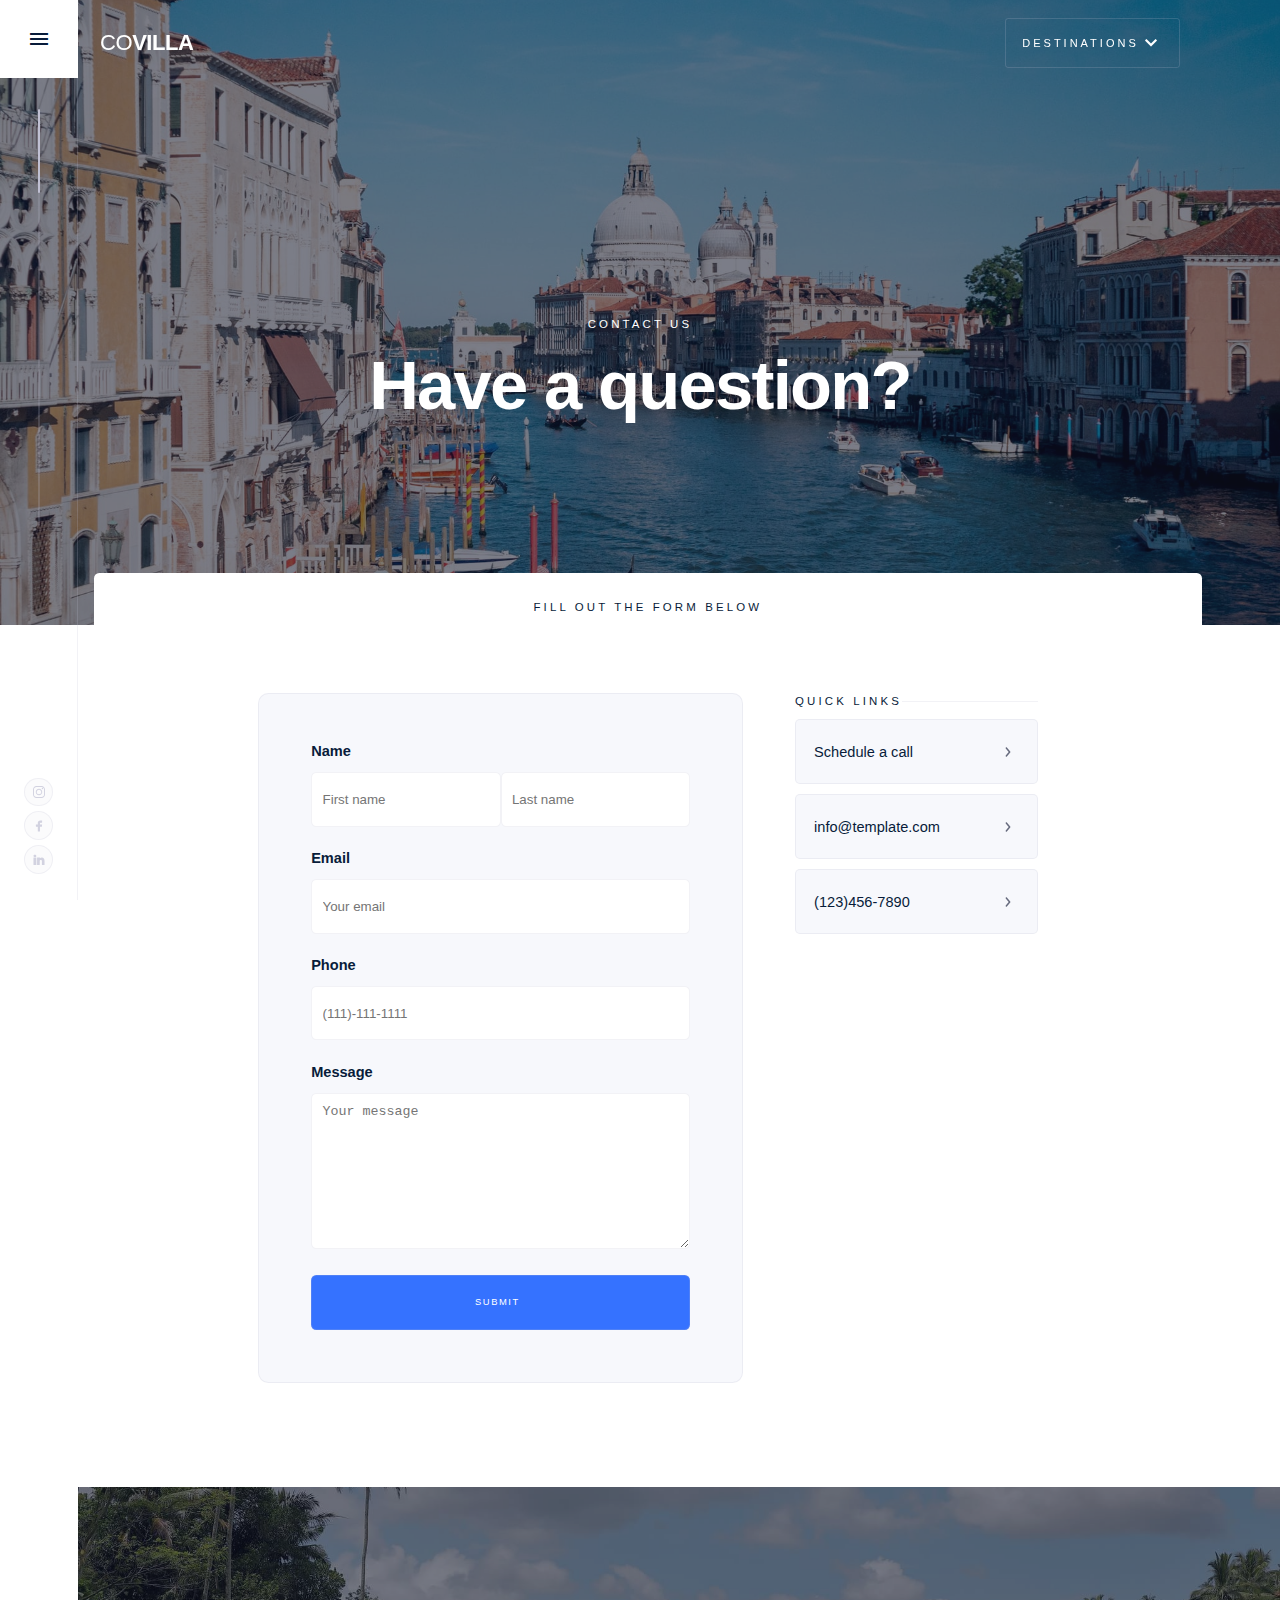
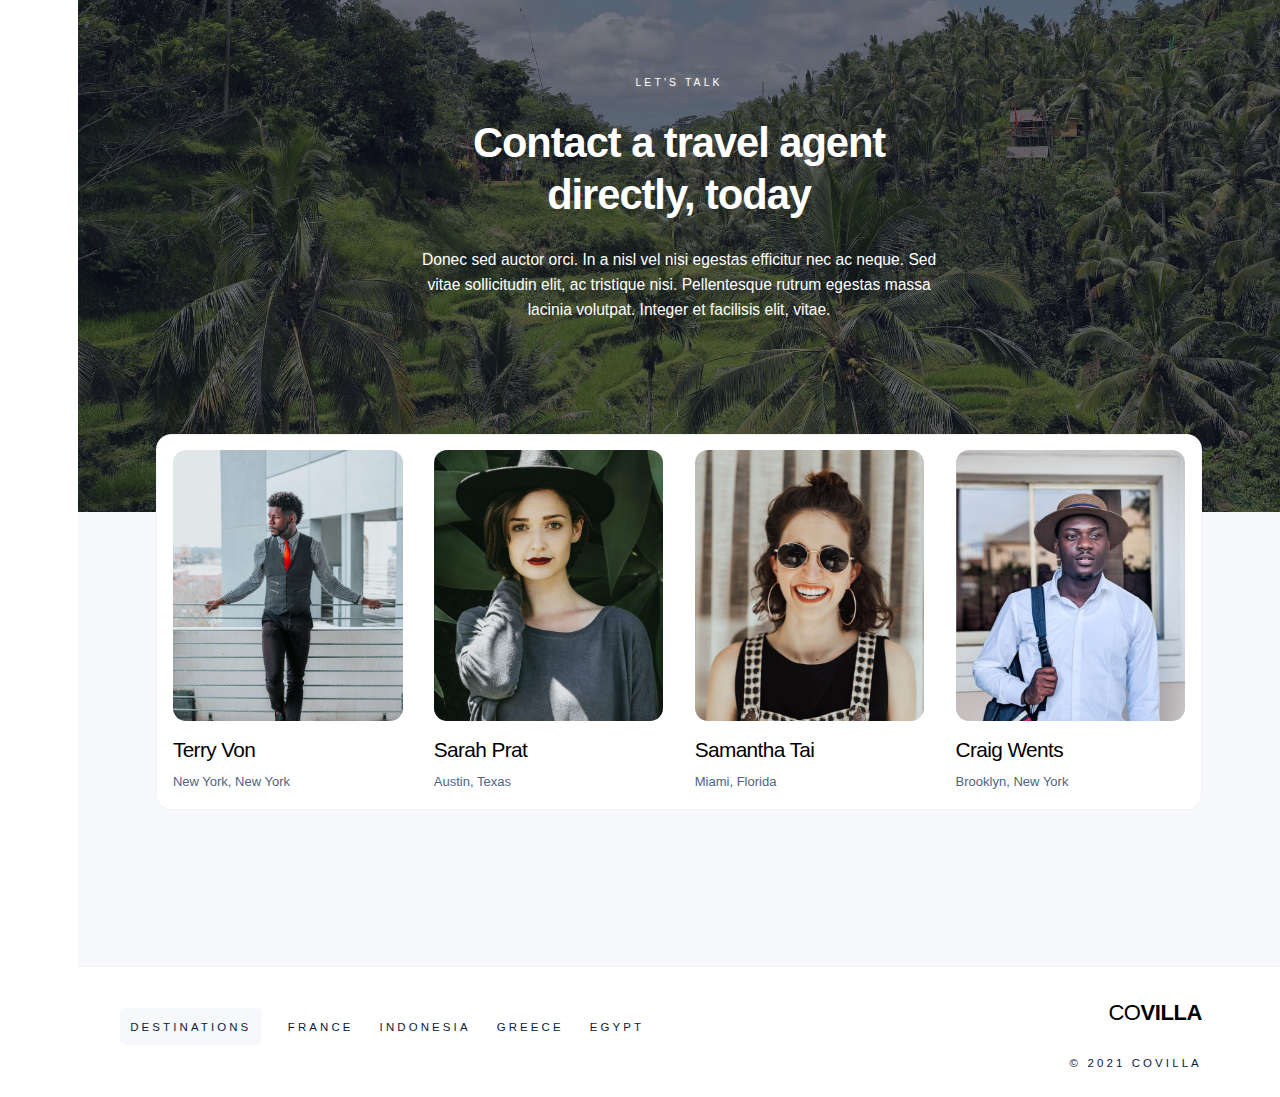
<file: support/support.html>
<!DOCTYPE html>
<html lang="en">

<head>
    <meta charset="UTF-8">
    <meta name="viewport" content="width=device-width, initial-scale=1.0">
    <title>Support</title>

    <link rel="stylesheet"
        href="https://fonts.googleapis.com/css2?family=Material+Symbols+Outlined:opsz,wght,FILL,GRAD@24,400,0,0" />
    <link rel="stylesheet"
        href="https://fonts.googleapis.com/css2?family=Material+Symbols+Outlined:opsz,wght,FILL,GRAD@20..48,100..700,0..1,-50..200" />
    <link rel="stylesheet" href="https://cdn.jsdelivr.net/npm/swiper@11/swiper-bundle.min.css" />
    <link rel="stylesheet" href="../css/style.css" />
    <link rel="stylesheet" href="support.css" />
</head>

<body>
    <!-- left scroll indicator -->
    <div class="scroll-indicator">
        <div class="indicator-wrapper">
            <div class="indicator"></div>
        </div>
        <div class="side-social-icons">
            <a href="https://www.instagram.com/tycreated/" class="side-social-icon">
                <img src="../images/607cab53e6616e396c26248d_covilla-instagram.svg" alt="instagram icon">
            </a>
            <a href="https://twitter.com/Tycreated" class="side-social-icon">
                <img src="../images/607cabf547737e63dc8037be_covilla-facebook-f.svg" alt="facebook icon">
            </a>
            <a href="https://twitter.com/Tycreated" class="side-social-icon">
                <img src="../images/607cac42e7c14c5ffb7408b0_covilla-linkedin.svg" alt="linkedin icon">
            </a>
        </div>
    </div>

    <!-- topleft menu -->
    <nav class="navbar">
        <div class="top-nav-container">
            <div class="menu-icon">
                <span class="material-symbols-outlined" id="menu-icon">
                    menu
                </span>
            </div>
            <div class="menu-container" id="menu-container">
                <div class="menu-content">
                    <div class="menu-heading">
                        <h2>Explore vacations</h2>
                    </div>
                    <div class="scroll-menu-wrapper">
                        <div class="vacation-continents">
                            <div class="info-box">
                                <div class="subtitle-wrapper">
                                    <div class="subtitle">Choose a Continent</div>
                                    <div class="horizontal-line"></div>
                                </div>
                                <div class="continent-list-wrapper">
                                    <ul class="continent-list">
                                        <li class="continent-item">
                                            <a href="/continents/africa" class="africa">
                                                <div class="location-name">
                                                    <h4>Africa</h4>
                                                    <div class="loc-subtitle subtitle">
                                                        6 vacations
                                                    </div>
                                                </div>
                                                <div class="arrow-icon">
                                                    <img
                                                        src="../images/607cb6f733628ed1e51f598b_arrowhead-right-icon-dark-light.svg">
                                                </div>
                                                <div class="loc-bg1">
                                                    <div class="overlay"></div>
                                                </div>
                                            </a>
                                        </li>
                                        <li class="continent-item">
                                            <a href="/continents/asia" class="asia">
                                                <div class="location-name">
                                                    <h4>Asia</h4>
                                                    <div class="loc-subtitle subtitle">
                                                        6 vacations
                                                    </div>
                                                </div>
                                                <div class="arrow-icon">
                                                    <img
                                                        src="../images/607cb6f733628ed1e51f598b_arrowhead-right-icon-dark-light.svg">
                                                </div>
                                                <div class="loc-bg2">
                                                    <div class="overlay"></div>
                                                </div>
                                            </a>
                                        </li>

                                        <li class="continent-item">
                                            <a href="/continents/europe" class="europe">
                                                <div class="location-name">
                                                    <h4>Europe</h4>
                                                    <div class="loc-subtitle subtitle">
                                                        12 vacations
                                                    </div>
                                                </div>
                                                <div class="arrow-icon">
                                                    <img
                                                        src="../images/607cb6f733628ed1e51f598b_arrowhead-right-icon-dark-light.svg">
                                                </div>
                                                <div class="loc-bg3">
                                                    <div class="overlay"></div>
                                                </div>
                                            </a>
                                        </li>
                                    </ul>
                                </div>
                            </div>

                            <div class="info-box">
                                <div class="subtitle-wrapper">
                                    <div class="subtitle">Choose a Destination</div>
                                    <div class="horizontal-line"></div>
                                </div>
                                <div class="destination-list-wrapper">
                                    <ul class="destination-list">
                                        <li class="destination-item">
                                            <a href="/location/france" class="france">
                                                <div class="location-name">
                                                    <h4>France</h4>
                                                    <div class="loc-subtitle subtitle">
                                                        6 vacations
                                                    </div>
                                                </div>
                                                <div class="arrow-icon">
                                                    <img
                                                        src="../images/607cb6f733628ed1e51f598b_arrowhead-right-icon-dark-light.svg">
                                                </div>
                                                <div class="loc-bg-france">
                                                    <div class="overlay"></div>
                                                </div>
                                            </a>
                                        </li>

                                        <li class="destination-item">
                                            <a href="/location/indonesia" class="indonesia">
                                                <div class="location-name">
                                                    <h4>Indonesia</h4>
                                                    <div class="loc-subtitle subtitle">
                                                        6 vacations
                                                    </div>
                                                </div>
                                                <div class="arrow-icon">
                                                    <img
                                                        src="../images/607cb6f733628ed1e51f598b_arrowhead-right-icon-dark-light.svg">
                                                </div>
                                                <div class="loc-bg-indonesia">
                                                    <div class="overlay"></div>
                                                </div>
                                            </a>
                                        </li>
                                        <li class="destination-item">
                                            <a href="/location/greece" class="greece">
                                                <div class="location-name">
                                                    <h4>Greece</h4>
                                                    <div class="loc-subtitle subtitle">
                                                        6 vacations
                                                    </div>
                                                </div>
                                                <div class="arrow-icon">
                                                    <img
                                                        src="../images/607cb6f733628ed1e51f598b_arrowhead-right-icon-dark-light.svg">
                                                </div>
                                                <div class="loc-bg-greece">
                                                    <div class="overlay"></div>
                                                </div>
                                            </a>
                                        </li>

                                        <li class="destination-item">
                                            <a href="/location/egypt" class="egypt">
                                                <div class="location-name">
                                                    <h4>Egypt</h4>
                                                    <div class="loc-subtitle subtitle">
                                                        6 vacations
                                                    </div>
                                                </div>
                                                <div class="arrow-icon">
                                                    <img
                                                        src="../images/607cb6f733628ed1e51f598b_arrowhead-right-icon-dark-light.svg">
                                                </div>
                                                <div class="loc-bg-egypt">
                                                    <div class="overlay"></div>
                                                </div>
                                            </a>
                                        </li>
                                    </ul>
                                </div>
                            </div>

                            <div class="info-box">
                                <div class="subtitle-wrapper">
                                    <div class="subtitle">Contect us</div>
                                    <div class="horizontal-line"></div>
                                </div>
                                <div class="contact-list-wrapper">
                                    <ul class="contact-list">
                                        <li class="contact-item">
                                            <a href="https://calendly.com/">
                                                <div class="schedule">
                                                    Schedule a call
                                                </div>
                                                <div class="arrow-icon">
                                                    <img
                                                        src="../images/607dda3aa9669edf48366849_arrowhead-right-icon-dark001.svg">
                                                </div>
                                            </a>
                                        </li>

                                        <li class="contact-item">
                                            <a href="mailto:info@template.com?subject=Hey!">
                                                <div class="schedule">
                                                    info@template.com
                                                </div>
                                                <div class="arrow-icon">
                                                    <img
                                                        src="../images/607dda3aa9669edf48366849_arrowhead-right-icon-dark001.svg">
                                                </div>
                                            </a>
                                        </li>

                                        <li class="contact-item">
                                            <a href="tel:+11234567890">
                                                <div class="schedule">
                                                    (123)456-7890
                                                </div>
                                                <div class="arrow-icon">
                                                    <img
                                                        src="../images/607dda3aa9669edf48366849_arrowhead-right-icon-dark001.svg">
                                                </div>
                                            </a>
                                        </li>
                                    </ul>
                                </div>
                            </div>

                            <div class="menu-social-media">
                                <div class="subtitle">Follow us:</div>
                                <div class="social-media">
                                    <a href="https://www.instagram.com/tycreated/">
                                        <img src="../images/607cad4f19c353f20f120d42_Dark-instagram.svg"
                                            alt="instagram icon">
                                    </a>
                                    <a href="https://twitter.com/Tycreated">
                                        <img src="../images/607cacfa7fe8e5f6468a3b12_dark-facebook-f.svg"
                                            alt="facebook icon">
                                    </a>
                                    <a href="https://twitter.com/Tycreated">
                                        <img src="../images/607cac9e182808a466193a22_Dark-linkedin-2.svg"
                                            alt="linkedin icon">
                                    </a>
                                </div>
                            </div>
                        </div>
                    </div>
                </div>
            </div>


            <!-- brand and right dropdown nav -->
            <div class="nav-content" id="nav-content">
                <a href="../index.html" class="brand">
                    <div class="brand-name">
                        <span class="thin-span">CO</span>VILLA
                    </div>
                </a>

                <!-- right dropdown nav -->
                <div class="right-nav">
                    <div class="nav-button dropdown">
                        <div class="nav-button-toggle" id="dropdown-button">
                            <div class="dropdown-text">
                                Destinations
                            </div>
                            <div class="dropdown-icon">
                                <span class="material-symbols-outlined dropdown-arrow" id="dropdown-arrow">
                                    stat_minus_1</span>
                            </div>
                        </div>

                        <nav class="dropdown-list" id="dropdown-list">
                            <div class="dropdown-container">
                                <div class="subtitle-container">
                                    <div class="subtitle">Choose a location</div>
                                    <div class="horizontal-line"></div>
                                </div>
                                <div class="dropdown-list-show">
                                    <ul class="dropdown-list-ul">
                                        <li class="dropdown-list-li ">
                                            <a href="/location/france" class="location-card france">
                                                <div class="location-name">
                                                    <h4>France</h4>
                                                    <div class="location-text">6 vacations</div>
                                                </div>
                                                <div class="card-arrow">
                                                    <img src="../images/607cb6f733628ed1e51f598b_arrowhead-right-icon-dark-light.svg"
                                                        class="vacation-card-arrow">
                                                </div>
                                                <div class="card-bg-france">
                                                    <div class="overlay"></div>
                                                </div>
                                            </a>
                                        </li>

                                        <li class="dropdown-list-li ">
                                            <a href="/location/indonesia" class="location-card indonesia">
                                                <div class="location-name">
                                                    <h4>Indonesia</h4>
                                                    <div class="location-text">6 vacations</div>
                                                </div>
                                                <div class="card-arrow">
                                                    <img src="../images/607cb6f733628ed1e51f598b_arrowhead-right-icon-dark-light.svg"
                                                        class="vacation-card-arrow">
                                                </div>
                                                <div class="card-bg-indonesia">
                                                    <div class="overlay"></div>
                                                </div>
                                            </a>
                                        </li>

                                        <li class="dropdown-list-li ">
                                            <a href="/location/greece" class="location-card greece">
                                                <div class="location-name">
                                                    <h4>Greece</h4>
                                                    <div class="location-text">6 vacations</div>
                                                </div>
                                                <div class="card-arrow">
                                                    <img src="../images/607cb6f733628ed1e51f598b_arrowhead-right-icon-dark-light.svg"
                                                        class="vacation-card-arrow">
                                                </div>
                                                <div class="card-bg-greece">
                                                    <div class="overlay"></div>
                                                </div>
                                            </a>
                                        </li>

                                        <li class="dropdown-list-li ">
                                            <a href="/location/egypt" class="location-card egypt">
                                                <div class="location-name">
                                                    <h4>Egypt</h4>
                                                    <div class="location-text">6 vacations</div>
                                                </div>
                                                <div class="card-arrow">
                                                    <img src="../images/607cb6f733628ed1e51f598b_arrowhead-right-icon-dark-light.svg"
                                                        class="vacation-card-arrow">
                                                </div>
                                                <div class="card-bg-egypt">
                                                    <div class="overlay"></div>
                                                </div>
                                            </a>
                                        </li>
                                    </ul>
                                </div>
                            </div>
                        </nav>
                    </div>
                </div>
            </div>

            <!-- mid nav -->
            <nav class="mid-nav">
                <div class="nav-menu-links">
                    <a href="../about/about.html" class="nav-link">
                        <div class="link-text">ABOUT</div>
                        <div class="link-cover"></div>
                    </a>
                    <a href="../journal/journal.html" class="nav-link">
                        <div class="link-text">JOURNAL</div>
                        <div class="link-cover"></div>
                    </a>
                    <a href="/support/support.html" class="nav-link">
                        <div class="link-text">SUPPORT</div>
                        <div class="link-cover"></div>
                    </a>
                </div>
            </nav>

            <div class="mobile-nav-shade"></div>
            <div class="nav-shade"></div>
        </div>

    </nav>


    <section class="page-hero">
        <div class="overlay"></div>
        <div class="subtitle">CONTACT US</div>
        <h1>Have a question?</h1>
    </section>

    <section class="form-section">
        <div class="subtitle form-title">FILL OUT THE FORM BELOW</div>
        <div class="form-and-links">
            <form action="" method="get" class="form-block">
                <div class="form-item form-name">
                    <label for="name">Name</label>
                    <div class="name-input">
                        <input type="text" name="name" id="first-name" placeholder="First name" required />
                        <input type="text" name="name" id="last-name" placeholder="Last name" required />
                    </div>
                </div>
                <div class="form-item form-email">
                    <label for="email">Email</label>
                    <input type="email" name="email" id="email" placeholder="Your email" required />
                </div>
                <div class="form-item form-phone">
                    <label for="phone">Phone</label>
                    <input type="phone" name="phone" id="phone" placeholder="(111)-111-1111" required />
                </div>
                <div class="form-item form-example">
                    <label for="message">Message</label>
                    <textarea type="message" name="message" id="message" placeholder="Your message" required></textarea>
                </div>
                <div class="form-item form-example">
                    <input type="submit" value="SUBMIT" class="button" />
                </div>
            </form>

            <div class="form-right">
                <div class="info-box links">
                    <div class="subtitle-wrapper">
                        <div class="subtitle">QUICK LINKS</div>
                        <div class="horizontal-line"></div>
                    </div>
                    <div class="contact-list-wrapper">
                        <ul class="contact-list">
                            <li class="contact-item">
                                <a href="https://calendly.com/">
                                    <div class="schedule">
                                        Schedule a call
                                    </div>
                                    <div class="arrow-icon">
                                        <img src="../images/607dda3aa9669edf48366849_arrowhead-right-icon-dark001.svg">
                                    </div>
                                </a>
                            </li>

                            <li class="contact-item">
                                <a href="mailto:info@template.com?subject=Hey!">
                                    <div class="schedule">
                                        info@template.com
                                    </div>
                                    <div class="arrow-icon">
                                        <img src="../images/607dda3aa9669edf48366849_arrowhead-right-icon-dark001.svg">
                                    </div>
                                </a>
                            </li>

                            <li class="contact-item">
                                <a href="tel:+11234567890">
                                    <div class="schedule">
                                        (123)456-7890
                                    </div>
                                    <div class="arrow-icon">
                                        <img src="../images/607dda3aa9669edf48366849_arrowhead-right-icon-dark001.svg">
                                    </div>
                                </a>
                            </li>
                        </ul>
                    </div>
                </div>
            </div>
        </div>


    </section>

    <!-- agents section -->
    <section class="agents-section">
        <div class="subtitle-intro-wrapper">
            <div class="overlay"></div>
            <div class="content">
                <div class="subtitle">
                    LET'S TALK
                </div>
                <h1>Contact a travel agent directly, today</h1>
                <p>Donec sed auctor orci. In a nisl vel nisi egestas efficitur nec ac neque. Sed vitae sollicitudin
                    elit, ac tristique nisi. Pellentesque rutrum egestas massa lacinia volutpat. Integer et facilisis
                    elit, vitae.</p>
            </div>
        </div>
        <ul class="team-box">
            <li class="team-member">
                <a href="./agents/terry-von" class="team-card">
                    <div class="team-member-pic">
                        <div class="team-img"></div>
                    </div>
                    <div class="team-member-info">
                        <div class="name">
                            <h3>Terry Von</h3>
                        </div>
                        <div class="team-location">
                            <p>New York, New York</p>
                        </div>
                    </div>
                </a>
            </li>

            <li class="team-member">
                <a href="./agents/terry-von" class="team-card">
                    <div class="team-member-pic">
                        <div class="team-img"></div>
                    </div>
                    <div class="team-member-info">
                        <div class="name">
                            <h3>Sarah Prat</h3>
                        </div>
                        <div class="team-location">
                            <p>Austin, Texas</p>
                        </div>
                    </div>
                </a>
            </li>

            <li class="team-member">
                <a href="./agents/terry-von" class="team-card">
                    <div class="team-member-pic">
                        <div class="team-img"></div>
                    </div>
                    <div class="team-member-info">
                        <div class="name">
                            <h3>Samantha Tai</h3>
                        </div>
                        <div class="team-location">
                            <p>Miami, Florida</p>
                        </div>
                    </div>
                </a>
            </li>

            <li class="team-member">
                <a href="./agents/terry-von" class="team-card">
                    <div class="team-member-pic">
                        <div class="team-img"></div>
                    </div>
                    <div class="team-member-info">
                        <div class="name">
                            <h3>Craig Wents</h3>
                        </div>
                        <div class="team-location">
                            <p>Brooklyn, New York</p>
                        </div>
                    </div>
                </a>
            </li>
        </ul>
    </section>




    <!-- footer -->
    <footer>
        <div class="footer-pages">
            <div class="destinations subtitle">DESTINATIONS</div>
            <ul class="places">
                <li><a class="subtitle" href="/location/france">FRANCE</a></li>
                <li><a class="subtitle" href="/location/indonesia">INDONESIA</a></li>
                <li><a class="subtitle" href="/location/greece">GREECE</a></li>
                <li><a class="subtitle" href="/location/egypt">EGYPT</a></li>
            </ul>
        </div>
        <div class="fooer-logo">
            <div class="brand">
                <span class="thin span">CO</span>VILLA
            </div>
            <div class="subtitle">© 2021 COVILLA</div>
        </div>
    </footer>


    <script src="https://cdn.jsdelivr.net/npm/swiper@11/swiper-bundle.min.js"></script>
    <script src="support.js"></script>
</body>

</html>
</file>
<file: css/style.css>
html {
  height: 100%;
  font-family: sans-serif;
}
* {
  box-sizing: border-box;
  margin: 0;
  padding: 0;
}
body {
  font-family: Inter, sans-serif;
  color: #081c3a;
  min-height: 100%;
  font-size: 14.58333333px;
  line-height: 10.41666667px;
  background-color: #fff;
}
h1 {
  margin-top: 0px;
  margin-bottom: 0px;
  font-family: Poppins, sans-serif;
  font-size: 49.47916667px;
  line-height: 1.25em;
  font-weight: 600;
  letter-spacing: -0.025em;
}
h2 {
  font-family: Poppins, sans-serif;
  font-size: 35.41666667px;
  line-height: 1.3em;
  font-weight: 600;
  letter-spacing: -0.03em;
}
h3 {
  font-family: Poppins, sans-serif;
  font-size: 22.91666667px;
  line-height: 1.2em;
  font-weight: 500;
  letter-spacing: -0.03em;
}
h4 {
  margin-top: 0px;
  margin-bottom: 0px;
  font-family: Poppins, sans-serif;
  font-size: 18.75px;
  line-height: 25px;
  font-weight: 500;
  letter-spacing: -0.01em;
}
img {
  width: 100%;
  vertical-align: middle;
  display: inline-block;
  border: 0;
}
.button.white {
  background-color: #fff;
  color: #081c3a;
}
.button.white:hover {
  background-color: #e6e6f3;
  color: #081c3a;
}
.button {
  display: flex;
  padding: 15.625px 16.66666667px;
  justify-content: center;
  align-items: center;
  border-style: none;
  border-radius: 5px;
  background-color: #3572ff;
  transition: all 0.5s cubic-bezier(0.25, 0.46, 0.45, 0.94);
  color: #fff;
  font-size: 9.375px;
  text-align: center;
  letter-spacing: 1.5625px;
  text-decoration: none;
  text-transform: uppercase;
}
.button:hover {
  transform: scale(1.05);
}
a {
  text-decoration: none;
}
.horizontal-line {
  height: 0.78125px;
  flex: 1;
  background-color: rgba(192, 192, 211, 0.2);
  align-self: center;
  justify-self: stretch;
}
.thin-span {
  font-weight: 500;
}
.subtitle {
  font-size: 11.45833333px;
  line-height: 1.4em;
  font-weight: 400;
  letter-spacing: 3.125px;
  text-transform: uppercase;
}
.subtitle.small {
  font-size: 6.77083333px;
  letter-spacing: 2.08333333px;
  margin-bottom: 5.20833333px;
}
p {
  color: #516381;
  font-size: 18.22916667px;
  line-height: 1.6em;
}
/* scroll-indicator */
.scroll-indicator {
  /* position */
  position: fixed;
  left: 0%;
  top: 0%;
  right: auto;
  bottom: 0%;
  overflow: hidden;
  width: 78.125px;
  padding-top: 78.125px;
  padding-bottom: 26.04166667px;
  z-index: 11;
  /* display */
  display: grid;
  align-content: space-between;
  justify-content: center;
  align-items: center;
  border-right: 1px solid rgba(192, 192, 211, 0.2);
}
.indicator-wrapper {
  overflow: hidden;
  width: 2.08333333px;
  height: 416.66666667px;
  margin-top: 31.25px;
  margin-bottom: 36.45833333px;
  border-radius: 5.20833333px;
  background-color: rgba(192, 192, 211, 0.2);
  justify-self: center;
  position: relative;
  z-index: 35;
}
.indicator-wrapper .indicator {
  width: 2.08333333px;
  height: 83.33333333px;
  border-radius: 5.20833333px;
  background-color: rgba(192, 192, 211);
  position: absolute;
  top: 0;
  z-index: 36;
}
.side-social-icons {
  display: grid;
  grid-row-gap: 5.20833333px;
}
.side-social-icon {
  width: 28.64583333px;
  height: 28.64583333px;
  padding: 7.29166667px;
  border: 1.30208333px solid rgba(192, 192, 211, 0.2);
  border-radius: 100px;
  background-color: rgba(174, 174, 192, 0.05);
  display: flex;
  justify-content: center;
}
@media screen and (max-width: 767px) {
  .scroll-indicator {
    display: none;
  }
}
/* navbar */
.navbar {
  position: fixed;
  left: 0%;
  top: 0%;
  right: 0%;
  bottom: auto;
  z-index: 12;
  display: flex;
  justify-content: center;
  border-bottom: 1.04166667px none rgba(192, 192, 211, 0.2);
  background-color: transparent;
}
.top-nav-container {
  position: fixed;
  top: 0;
  background-color: #fff;
  transition: height 0.5s linear;
  z-index: 10;
  width: 100%;
  height: 0px;
}
/* left menu */
.menu-icon {
  font-size: 30px;
  cursor: pointer;
  position: fixed;
  top: 0px;
  left: 0px;
  z-index: 10002;
  background-color: #fff;
  width: 78.125px;
  height: 78.125px;
  text-align: center;
}
#menu-icon {
  position: relative;
  z-index: 100;
  line-height: 78.125px;
}
.menu-container {
  position: fixed;
  top: 0%;
  left: 0%;
  right: auto;
  bottom: 0%;
  background-color: white;
  z-index: 100;
  transform: translateX(-100%);
  transition: transform 0.5s ease;
}
.menu-container .menu-content {
  position: relative;
  z-index: 10;
  display: grid;
  width: 416.66666667px;
  padding: 78.125px 0px 0px;
  justify-content: space-between;
  overflow-y: auto;
  align-items: stretch;
  grid-auto-columns: 1fr;
  grid-column-gap: 0px;
  grid-row-gap: 41.66666667px;
}
.menu-container.open {
  transform: translateX(0);
}
.scroll-menu-wrapper {
  overflow-y: auto;
  max-height: 80vh;
  margin-right: 15.625px;
}
.vacation-continents {
  display: grid;
  padding: 0px 26.04166667px 37.5px 78.125px;
  justify-content: center;
  grid-auto-columns: 1fr;
  grid-column-gap: 10.41666667px;
  grid-row-gap: 15.625px;
}
.vacation-continents .info-box {
  padding: 0px;
}
.vacation-continents .info-box .subtitle-wrapper {
  display: flex;
  align-items: center;
  justify-content: space-between;
  margin-bottom: 15.625px;
}
.menu-heading {
  padding-left: 80px;
}
.continent-list,
.destination-list,
.contact-list {
  list-style: none;
}
.continent-item,
.destination-item,
.contact-item {
  margin: 10px 0;
}
.continent-item > a,
.destination-item > a {
  position: relative;
  display: grid;
  overflow: hidden;
  height: 100%;
  padding: 24px 18px 24px 24px;
  border: 1px solid rgba(192, 192, 211, 0.2);
  border-radius: 4px;
  align-content: center;
  grid-auto-columns: 1fr;
  grid-column-gap: 16px;
  grid-template-columns: 1fr auto;
  grid-template-rows: auto;
  background-color: transparent;
  background-image: none;
  background-size: 100%;
  background-position: center;
  transition: background-size 1s ease, transform 0.5s ease;
  color: #081c3a;
  text-decoration: none;
}
.continent-item > a.africa:hover {
  background-image: url(../images/607dd011e021d45c28b27a10_021.jpeg);
}
.continent-item > a.asia:hover {
  background-image: url(../images/607dcd2961c3e396968aac28_031.jpeg);
}
.continent-item > a.europe:hover {
  background-image: url(../images/607dcebe459b2b2910bdb3cd_015.jpeg);
}
.destination-item > a.france:hover {
  background-image: url(../images/607dcd1ef1d9b0b767714525_001.jpeg);
}
.destination-item > a.indonesia:hover {
  background-image: url(../images/607dcd2961c3e396968aac28_031.jpeg);
}
.destination-item > a.greece:hover {
  background-image: url(../images/607dcd3355581e17e093caed_011.jpeg);
}
.destination-item > a.egypt:hover {
  background-image: url(../images/607dd011e021d45c28b27a10_021.jpeg);
}
.continent-item > a:hover,
.destination-item > a:hover {
  background-size: 120%;
  color: #fff;
  transform: scale(1.1);
}
.continent-item > a:hover .overlay,
.destination-item > a:hover .overlay {
  position: absolute;
  left: 0%;
  top: 0%;
  right: 0%;
  bottom: 0%;
  background-color: rgba(15, 19, 38, 0.55);
}
.contact-item > a {
  color: #081c3a;
  text-decoration: none;
  display: flex;
  justify-content: space-between;
  transform: translateX(0px);
  transition: transform 1s ease;
  align-items: center;
}
.contact-item > a:hover {
  transform: translateX(10.41666667px);
}
.contact-item:hover {
  transform: translateX(0px) scale(1);
  transition: transform 1s ease;
}
.contact-item:hover {
  transform: scale(1.1);
}
.location-name {
  position: relative;
  z-index: 10;
  display: grid;
  overflow: hidden;
  flex-direction: column;
  align-items: flex-start;
  grid-auto-columns: 1fr;
  grid-column-gap: 0px;
  grid-row-gap: 9px;
  grid-template-columns: 1fr;
  grid-template-rows: auto;
}
.arrow-icon img {
  width: 16px;
  height: 16px;
  margin-left: 10px;
  position: relative;
  z-index: 10003;
}
.contact-item {
  display: grid;
  padding: 18px;
  grid-auto-columns: 1fr;
  grid-column-gap: 2.60416667px;
  grid-row-gap: 2.60416667px;
  grid-template-columns: 1fr auto;
  grid-template-rows: auto;
  border-style: solid;
  border-width: 1px;
  border-color: rgba(192, 192, 211, 0.2);
  border-radius: 5px;
  background-color: #f7f8fc;
  color: #081c3a;
  text-decoration: none;
}
.menu-social-media {
  padding: 20px;
  display: flex;
  align-items: center;
}
.menu-social-media a {
  display: inline-flex;
  align-items: center;
  justify-content: center;
  width: 26.04166667px;
  height: 26.04166667px;
  background-color: #f7f8fc;
  border: 0.52083333px solid rgba(192, 192, 211, 0.2);
  border-radius: 100%;
}
.menu-social-media a img {
  width: 50%;
  height: 50%;
  transition: width 0.5s ease;
}
.menu-social-media a img:hover {
  width: 60%;
  height: 60%;
}
.social-media a {
  margin: 5.20833333px;
}
/* top nav */
.nav-content {
  display: flex;
  justify-content: space-between;
  align-items: center;
  width: 100%;
  padding: 0 100px;
  /* z-index: 20; */
  position: absolute;
  top: 18px;
}
/* brand */
.brand {
  color: white;
  font-family: Eudoxussans, sans-serif;
  font-size: 22px;
  font-weight: 800;
  letter-spacing: -0.02em;
  text-decoration: none;
  text-transform: uppercase;
}
.brand,
.nav-button-toggle {
  transition: color 0.5s ease;
  z-index: 30;
  position: relative;
}
/* mid nav */
.mid-nav {
  display: flex;
  justify-content: center;
  align-items: center;
  z-index: 15;
  padding-left: 80px;
  line-height: 80px;
  width: 100%;
  background-color: #fff;
  height: 0;
  overflow: hidden;
  transition: height 0.5s liner;
  position: relative;
}
.nav-link {
  text-decoration: none;
  padding: 0px 10px;
  color: #081c3a;
  font-size: 14px;
  font-weight: 500;
  letter-spacing: 3px;
  text-transform: uppercase;
  z-index: 25;
  position: relative;
}
.nav-menu-links {
  /* margin: 0 auto; */
  display: flex;
  flex-direction: row;
  justify-content: center;
  width: 100%;
  height: 80px;
  opacity: 0;
  transition: opacity 0.5s ease;
  cursor: pointer;
  z-index: 20;
  position: relative;
}
/* right nav */
.right-nav {
  z-index: 20;
  display: grid;
  justify-items: center;
  align-items: center;
  grid-auto-columns: 1fr;
  grid-column-gap: 18px;
  grid-row-gap: 18px;
  grid-template-columns: 1fr;
  grid-template-rows: auto;
  position: relative;
}
.nav-button {
  position: relative;
  z-index: 10;
  width: 175px;
  background-color: hsla(0, 0%, 100%, 0);
  color: #081c3a;
  font-size: 11px;
  letter-spacing: 3px;
  text-decoration: none;
  text-transform: uppercase;
  cursor: pointer;
}
.nav-button-toggle {
  cursor: pointer;
  padding: 12px 18px;
  display: flex;
  justify-content: center;
  align-items: center;
  border: 1px solid rgba(192, 192, 211, 0.2);
  border-radius: 3px;
  width: 100%;
  height: 100%;
  color: white;
  transition: color 0.5s ease, opacity 0.5s ease;
}
.dropdown-text {
  text-align: center;
}
.dropdown-icon span {
  vertical-align: middle;
}
.dropdown-list {
  opacity: 0;
  visibility: hidden;
  transition: opacity 0.8s ease, visibility 0.5s ease;
  position: absolute;
  top: 100%;
  right: 0;
  z-index: 1000;
}
.dropdown-list.open {
  opacity: 1;
  visibility: visible;
  display: flex;
  margin-top: 26.04166667px;
  justify-content: flex-end;
}
.dropdown-container {
  display: grid;
  min-height: 197.91666667px;
  min-width: 447.91666667px;
  padding: 19.79166667px;
  grid-auto-columns: 1fr;
  grid-column-gap: 9.375px;
  grid-row-gap: 8.33333333px;
  grid-template-columns: 1fr;
  grid-template-rows: auto auto;
  border-radius: 6.25px;
  background-color: #fff;
  box-shadow: 0 3.125px 25px -2.08333333px rgba(53, 64, 117, 0.1);
}
.dropdown-list-ul {
  list-style: none;
  display: grid;
  grid-template-columns: 1fr 1fr;
  grid-column-gap: 12px;
  grid-row-gap: 12px;
}
.dropdown-list-ul a {
  text-decoration: none;
  padding: 15.625px 10.41666667px 15.625px 15.625px;
  position: relative;
  display: grid;
  overflow: hidden;
  height: 100%;
  align-content: center;
  grid-auto-columns: 1fr;
  grid-column-gap: 8.33333333px;
  grid-template-columns: 1fr auto;
  grid-template-rows: auto;
  border-style: solid;
  border-width: 0.52083333px;
  border-color: rgba(192, 192, 211, 0.2);
  border-radius: 2.08333333px;
  background-image: none;
  color: #081c3a;
  background-size: 100%;
  background-position: center;
  transition: background-size 2s ease, transform 1s ease;
}
.dropdown-list-ul a .card-arrow {
  position: relative;
  z-index: 36;
}
.dropdown-list-ul a:hover {
  background-size: 120%;
  transform: scale(1.05);
  color: #fff;
}
.dropdown-list-ul a:hover .overlay {
  position: absolute;
  left: 0%;
  top: 0%;
  right: 0%;
  bottom: 0%;
  background-color: rgba(15, 19, 38, 0.55);
}
.dropdown-list-ul a:hover.france {
  background-image: url('../images/607dcd1ef1d9b0b767714525_001.jpeg');
}
.dropdown-list-ul a:hover.indonesia {
  background-image: url('../images/607dcd2961c3e396968aac28_031.jpeg');
}
.dropdown-list-ul a:hover.greece {
  background-image: url('../images/607dcd3355581e17e093caed_011.jpeg');
}
.dropdown-list-ul a:hover.egypt {
  background-image: url('../images/607dd011e021d45c28b27a10_021.jpeg');
}
.location-name h4 {
  text-transform: none;
}
.subtitle-container {
  display: flex;
  flex-direction: row;
}
.page-hero {
  position: relative;
  min-height: 625px;
  background-image: url(../images/607dcd2961c3e396968aac28_031.jpeg);
  background-size: cover;
  background-position: 50% 50%;
  display: flex;
  flex-direction: column;
  align-items: center;
  justify-content: center;
  padding-top: 119.79166667px;
}
.page-hero .overlay {
  position: absolute;
  left: 0%;
  top: 0%;
  right: 0%;
  bottom: 0%;
  background-color: rgba(15, 19, 38, 0.55);
}
.page-hero .subtitle {
  color: #fff;
  position: relative;
  z-index: 1;
  margin-bottom: 10.41666667px;
}
.page-hero h1 {
  font-size: 68.75px;
  color: #fff;
  position: relative;
  z-index: 1;
}
footer {
  position: relative;
  margin-left: 78.125px;
  padding: 41.66666667px 78.125px 52.08333333px 41.66666667px;
  display: flex;
  justify-content: space-between;
  border-top: 0.78125px solid rgba(192, 192, 211, 0.2);
}
footer .footer-pages {
  display: flex;
  align-items: center;
}
footer .footer-pages .destinations {
  background-color: #f7f8fc;
  padding: 10.41666667px;
  margin-right: 26.04166667px;
  border-radius: 5.20833333px;
}
footer .footer-pages .places {
  list-style: none;
  display: flex;
}
footer .footer-pages .places li {
  margin-right: 26.04166667px;
}
footer .footer-pages .places li a {
  text-decoration: none;
  color: #081c3a;
}
footer .fooer-logo .brand {
  color: black;
}
footer .fooer-logo .brand .thin {
  font-weight: 400;
}
footer .fooer-logo .subtitle {
  position: absolute;
  bottom: 26.04166667px;
  right: 78.125px;
}
</file>
<file: about/about.css>
.future-section {
  margin: -52.08333333px 78.125px 93.75px 93.75px;
  padding-top: 46.875px;
  border-radius: 5.20833333px;
  background-color: #fff;
  display: flex;
  flex-direction: column;
  justify-content: center;
  align-items: center;
  position: relative;
  z-index: 5;
}
.future-section .intro-wrapper {
  padding: 78.125px 41.66666667px;
  display: grid;
  grid-template-columns: 1fr 1fr;
  gap: 26.04166667px;
}
.future-section .intro-wrapper .intro-content {
  display: flex;
  flex-direction: column;
  justify-content: space-around;
  margin-right: 41.66666667px;
  padding: 10.41666667px;
  height: 100%;
}
.future-section .intro-wrapper .intro-content h1 {
  margin: 20.83333333px 0px;
}
.future-section .intro-wrapper .intro-content .future-text {
  font-size: 600;
}
.future-section .intro-wrapper .intro-content .button {
  margin-top: 26.04166667px;
  width: 130.20833333px;
  max-height: 46.875px;
}
.future-section .intro-wrapper .intro-content .button:hover {
  background-color: #081c3a;
}
.future-section .intro-right-img {
  position: relative;
  overflow: hidden;
  width: 100%;
  height: 100%;
  border-radius: 3px;
}
.future-section .intro-right-img img {
  width: 100%;
  height: 100%;
  object-fit: cover;
}
.mission-gallary {
  margin-left: 78.125px;
  background-color: #f7f8fc;
  display: flex;
  flex-direction: column;
  justify-content: center;
  align-items: center;
}
.mission-gallary .mission-intro {
  padding: 156.25px 78.125px;
  display: grid;
  grid-template-rows: auto;
  row-gap: 15.625px;
  justify-items: center;
  text-align: center;
  max-width: 937.5px;
}
.mission-gallary .mission-intro p {
  display: block;
  max-width: 625px;
}
.mission-gallary .bottom-gallary {
  position: relative;
  width: 100%;
  padding-left: 26.04166667px;
  padding-right: 78.125px;
  padding-bottom: 156.25px;
  display: grid;
  grid-auto-columns: 1fr;
  grid-template-columns: 0.5fr 0.5fr 0.5fr 0.5fr;
  grid-template-rows: auto auto;
  grid-column-gap: 18.22916667px;
  grid-row-gap: 18.22916667px;
}
.mission-gallary .bottom-gallary .small-img {
  position: relative;
  overflow: hidden;
  width: 100%;
  margin: 36.45833333px 0px;
  border-radius: 5.20833333px;
  align-self: stretch;
  justify-self: start;
}
.mission-gallary .bottom-gallary .big-img {
  position: relative;
  overflow: hidden;
  min-height: 312.5px;
  border-radius: 5.20833333px;
}
.mission-gallary .bottom-gallary .big-img.two {
  grid-column-start: span 2;
  grid-row-start: span 1;
  grid-row-end: span 1;
}
.mission-gallary .bottom-gallary .mid-img {
  position: relative;
  overflow: hidden;
  margin-top: -36.45833333px;
  border-radius: 5.20833333px;
}
.mission-gallary .bottom-gallary .mission-img {
  position: absolute;
  left: 0%;
  top: 0%;
  right: 0%;
  bottom: 0%;
  margin: -36.45833333px 0px;
  background-position-y: 50%;
  background-position-x: 50%;
  background-size: cover;
  background-repeat: no-repeat;
  transition: transform 0.8s;
  transform: translateY(0);
}
.agents-section {
  background-color: #f7f8fc;
  margin-left: 78.125px;
  padding-bottom: 156.25px;
}
.agents-section .subtitle-intro-wrapper {
  position: relative;
  background-image: url('../images/607dcd3355581e17e093caed_011.jpeg');
  background-size: cover;
  background-position: 50% 50%;
  height: 468.75px;
  display: flex;
  align-items: center;
  justify-content: center;
}
.agents-section .subtitle-intro-wrapper .overlay {
  position: absolute;
  left: 0%;
  top: 0%;
  right: 0%;
  bottom: 0%;
  background-color: rgba(15, 19, 38, 0.55);
}
.agents-section .subtitle-intro-wrapper .content {
  position: relative;
  z-index: 1;
  display: grid;
  grid-template-rows: auto auto auto;
  row-gap: 26.04166667px;
  justify-items: center;
  text-align: center;
  color: #fff;
  max-width: 520.83333333px;
}
.agents-section .subtitle-intro-wrapper .content .subtitle {
  font-size: 10.41666667px;
}
.agents-section .subtitle-intro-wrapper .content h1 {
  font-size: 41.66666667px;
}
.agents-section .subtitle-intro-wrapper .content p {
  display: block;
  color: #fff;
  font-size: 15.625px;
}
.agents-section .team-box {
  display: grid;
  grid-template-columns: 1fr 1fr 1fr 1fr;
  background-color: #fff;
  border-radius: 15.625px;
  border: 1.04166667px solid rgba(192, 192, 211, 0.2);
  margin: -78.125px 78.125px 0px;
  list-style: none;
  position: relative;
  z-index: 5;
}
.agents-section .team-box .team-member {
  padding: 15.625px;
  background-color: #fff;
  border-radius: 15.625px;
  transition: all 1s ease;
}
.agents-section .team-box .team-member .team-card {
  display: grid;
  grid-template-rows: 1fr auto;
  row-gap: 15.625px;
}
.agents-section .team-box .team-member .team-card .team-member-pic {
  height: 270.83333333px;
  overflow: hidden;
  border-radius: 13.02083333px;
}
.agents-section .team-box .team-member .team-card .team-member-pic .team-img {
  height: 100%;
  background-size: cover;
  background-position: 50% 50%;
  transition: transform 1s ease;
}
.agents-section .team-box .team-member .team-card .team-member-info h3 {
  color: black;
  margin-bottom: 10.41666667px;
  font-size: 20.83333333px;
  font-weight: 500;
}
.agents-section .team-box .team-member .team-card .team-member-info p {
  font-size: 13.02083333px;
}
.agents-section .team-box .team-member:hover {
  transform: scale(1.05);
  z-index: 1;
  box-shadow: 0px 10.41666667px 10.41666667px 10.41666667px rgba(192, 192, 211, 0.1);
}
.agents-section .team-box .team-member:hover .team-img {
  transform: scale3d(1.1, 1.1, 1.1);
}
</file>
<file: journal/journal.css>
.page-hero {
  background-image: url(../images/6075041a5cc5c760b623c7e7_Travel004.jpeg);
}
.page-hero h1 {
  text-align: center;
}
.posts-section {
  margin: -78.125px 78.125px 130.20833333px 156.25px;
  padding: 52.08333333px;
  background-color: #fff;
  border-radius: 5.20833333px;
  display: grid;
  grid-template-columns: 5fr 4fr;
  column-gap: 46.875px;
  min-height: 781.25px;
  position: relative;
  z-index: 1;
}
.posts-section .journal-left-wrapper {
  position: relative;
}
.posts-section .journal-left-wrapper .large-journal-img-wrapper {
  border-radius: 15.625px;
  height: 100%;
  width: 100%;
  overflow: hidden;
}
.posts-section .journal-left-wrapper .large-journal-img-wrapper .large-journal-img {
  height: 100%;
  width: 100%;
  background-image: url(../images/607dcc73e99d454e25eb062b_post001.jpeg);
  background-size: cover;
  background-position: 50% 50%;
  transition: transform 0.8s ease;
}
.posts-section .journal-left-wrapper .large-journal-img-wrapper:hover .large-journal-img {
  transform: scale3d(1.1, 1.1, 1.1);
}
.posts-section .journal-left-wrapper .journal-post-info {
  position: absolute;
  bottom: -78.125px;
}
.posts-section .journal-left-wrapper .journal-post-info .large-journal-content {
  position: relative;
  background-color: #fff;
  border-radius: 15.625px;
  box-shadow: 0 3.125px 25px -2.08333333px rgba(53, 64, 117, 0.1);
  margin: 0px 26.04166667px;
  padding: 26.04166667px;
  display: grid;
  grid-template-rows: auto;
  row-gap: 15.625px;
}
.posts-section .journal-left-wrapper .journal-post-info .large-journal-content .journal-category-tag {
  position: absolute;
  top: -13.02083333px;
  left: 15.625px;
  height: 26.04166667px;
  background-color: #f7f8fc;
  border-radius: 5.20833333px;
  padding: 0px 10.41666667px;
  display: flex;
  justify-content: center;
  align-items: center;
}
.posts-section .journal-left-wrapper .journal-post-info .large-journal-content .journal-category-tag .subtitle {
  font-size: 7.8125px;
}
.posts-section .journal-left-wrapper .journal-post-info .large-journal-content .button {
  height: 15.625px;
  width: 104.16666667px;
  padding: 15.625px 10.41666667px;
  border: 1.04166667px solid #ccc;
  color: #081c3a;
}
.posts-section .journal-left-wrapper .journal-post-info .large-journal-content .button .subtitle {
  letter-spacing: 1.04166667px;
  font-size: 9.375px;
}
.posts-section .journal-left-wrapper .journal-post-info .large-journal-content .button:hover {
  background-color: #081c3a;
  color: #fff;
}
.posts-section .journal-right-wrapper {
  height: 100%;
}
.posts-section .journal-right-wrapper .subtitle-intro-wrapper {
  display: flex;
  margin-bottom: 26.04166667px;
}
.posts-section .journal-right-wrapper .subtitle-intro-wrapper .subtitle {
  margin-right: 15.625px;
}
.posts-section .journal-right-wrapper .post-list {
  list-style: none;
  display: grid;
  grid-template-rows: repeat(4, 1fr);
  row-gap: 10.41666667px;
  height: 100%;
}
.posts-section .journal-right-wrapper .post-list .post-item {
  background-color: #fff;
  border-radius: 5.20833333px;
  padding: 5.20833333px;
  transition: all 1s ease;
}
.posts-section .journal-right-wrapper .post-list .post-item a {
  display: grid;
  grid-template-columns: 1fr 2fr;
  column-gap: 15.625px;
  height: 100%;
  text-decoration: none;
  color: #081c3a;
}
.posts-section .journal-right-wrapper .post-list .post-item a .journal-list-image {
  width: 145.83333333px;
  height: 100%;
  border-radius: 5.20833333px;
  overflow: hidden;
}
.posts-section .journal-right-wrapper .post-list .post-item a .journal-list-image .post-img {
  width: 100%;
  height: 100%;
  background-size: cover;
  background-position: 50% 50%;
  transition: all 1s;
}
.posts-section .journal-right-wrapper .post-list .post-item:hover {
  transform: scale(1.05);
  box-shadow: 0 3.125px 25px -2.08333333px rgba(53, 64, 117, 0.2);
}
.posts-section .journal-right-wrapper .post-list .post-item:hover .post-img {
  transform: scale3d(1.1, 1.1, 1.1);
}
.posts-section .journal-right-wrapper .post-list .journal-list-item-content {
  display: flex;
  flex-direction: column;
  justify-content: space-evenly;
}
.posts-section .journal-right-wrapper .post-list .journal-list-item-content .journal-category-tag {
  background-color: #f7f8fc;
  padding: 5.20833333px;
  max-width: 114.58333333px;
  font-size: 7.8125px;
}
.posts-section .journal-right-wrapper .post-list .journal-list-item-content h3 {
  font-weight: 600;
  font-size: 18.75px;
}
.browse-journal {
  margin-left: 78.125px;
  padding: 78.125px;
  background-color: #f7f8fc;
}
.browse-journal .browse-intro {
  display: grid;
  grid-template-rows: auto auto;
  row-gap: 15.625px;
}
.browse-journal .browse-post {
  display: grid;
  grid-template-columns: 1fr 1fr 1fr;
  grid-template-rows: 1fr 1fr;
  column-gap: 15.625px;
  row-gap: 15.625px;
  margin: 26.04166667px 0px 78.125px;
}
.browse-journal .browse-post .post {
  background-color: #fff;
  box-shadow: 0 12px 36px -8px rgba(53, 64, 117, 0.1);
  border-radius: 5.20833333px;
  overflow: hidden;
  transition: all 0.5s;
  display: flex;
  flex-direction: column;
  padding-bottom: 26.04166667px;
}
.browse-journal .browse-post .post .post-top {
  height: 260.41666667px;
  width: 100%;
  overflow: hidden;
}
.browse-journal .browse-post .post .post-top .post-img {
  height: 100%;
  width: 100%;
  background-size: cover;
  background-position: 50% 50%;
  transition: all 0.5s;
}
.browse-journal .browse-post .post .post-bottom {
  height: 260.41666667px;
  padding: 0px 26.04166667px;
  padding-top: 46.875px;
  display: flex;
  flex-direction: column;
  justify-content: space-between;
  position: relative;
}
.browse-journal .browse-post .post .post-bottom .subtitle {
  background-color: #f7f8fc;
  border-radius: 5.20833333px;
  padding: 10.41666667px 5.20833333px;
  font-size: 8.33333333px;
  letter-spacing: 3.125px;
  max-width: 114.58333333px;
  position: absolute;
  top: -13.54166667px;
  left: 15.625px;
  z-index: 5;
}
.browse-journal .browse-post .post .post-bottom h3 {
  font-size: 20.83333333px;
  font-weight: 500;
}
.browse-journal .browse-post .post .post-bottom p {
  font-size: 15.625px;
  line-height: 20.83333333px;
}
.browse-journal .browse-post .post .post-bottom .button-container {
  display: flex;
  justify-content: flex-start;
}
.browse-journal .browse-post .post .post-bottom .button.white {
  border: 1.04166667px solid rgba(192, 192, 211, 0.2);
  width: 114.58333333px;
}
.browse-journal .browse-post .post .post-bottom .button:hover {
  background-color: #081c3a;
  color: #fff;
}
.browse-journal .browse-post .post:hover {
  transform: scale3d(0.98, 0.98, 0.98);
}
.browse-journal .browse-post .post:hover .post-img {
  transform: scale3d(1.1, 1.1, 1.1);
}
.browse-journal .last-button {
  max-width: 114.58333333px;
  margin: 0px auto;
}
.browse-journal .last-button span {
  font-size: 13.02083333px;
}
.promise-section {
  height: 625px;
  margin-left: 78.125px;
  overflow: hidden;
  position: relative;
}
.promise-section .container {
  position: relative;
  z-index: 2;
  display: grid;
  grid-template-rows: 1fr auto;
  row-gap: 26.04166667px;
  justify-content: center;
  justify-items: center;
  padding: 182.29166667px 0px;
}
.promise-section .container .text {
  max-width: 781.25px;
  text-align: center;
}
.promise-section .container .text .subtitle {
  color: #fff;
  margin-bottom: 15.625px;
}
.promise-section .container .text h1 {
  color: #fff;
}
.promise-section .container .buttons {
  display: flex;
}
.promise-section .container .buttons .button {
  width: 182.29166667px;
  height: 46.875px;
  letter-spacing: 1.04166667px;
}
.promise-section .container .buttons .button.works {
  background-color: transparent;
  border: #fff 1.04166667px solid;
  font-weight: 600;
  margin-left: 10.41666667px;
}
.promise-section .overlay {
  position: absolute;
  left: 0%;
  top: 0%;
  right: 0%;
  bottom: 0%;
  background-color: rgba(15, 19, 38, 0.55);
  z-index: 1;
}
.promise-section .background {
  background-image: url(../images/607dcd2961c3e396968aac28_031.jpeg);
  background-size: cover;
  background-position: center;
  position: absolute;
  top: 0;
  left: 0;
  width: 100%;
  height: 100%;
  z-index: 0;
  transition: transform 0.5s ease, background-position 0.5s ease;
}
</file>
<file: support/support.css>
.page-hero {
  background-image: url(../images/607503213f245d75fcd95368_Travel002.jpeg);
}
.page-hero h1 {
  max-width: 781.25px;
  text-align: center;
}
.form-section {
  background-color: #fff;
  margin-top: -52.08333333px;
  margin-left: 93.75px;
  margin-right: 78.125px;
  border-radius: 5.20833333px;
  padding: 26.04166667px;
  position: relative;
  z-index: 5;
  display: flex;
  flex-direction: column;
  align-items: center;
}
.form-section .subtitle.form-title {
  margin-bottom: 78.125px;
}
.form-section .form-and-links {
  display: grid;
  grid-template-columns: 2fr 1fr;
  column-gap: 52.08333333px;
}
.form-section .form-and-links .form-block {
  background-color: #f7f8fc;
  border-radius: 10.41666667px;
  border: 1.30208333px solid rgba(192, 192, 211, 0.2);
  padding: 52.08333333px;
  display: grid;
  grid-template-rows: repeat(5, auto);
  row-gap: 26.04166667px;
}
.form-section .form-and-links .form-block .form-item {
  display: flex;
  flex-direction: column;
}
.form-section .form-and-links .form-block .form-item .name-input {
  display: flex;
  justify-content: space-between;
}
.form-section .form-and-links .form-block .form-item label {
  margin-bottom: 15.625px;
  font-size: 14.58333333px;
  font-weight: 600;
}
.form-section .form-and-links .form-block .form-item input {
  min-height: 54.6875px;
  margin-bottom: 0px;
  padding-top: 10.41666667px;
  padding-bottom: 10.41666667px;
  padding-left: 10.41666667px;
  border: 1.30208333px solid rgba(192, 192, 211, 0.2);
  border-radius: 5.20833333px;
  transition: all 0.5s;
}
.form-section .form-and-links .form-block .form-item textarea {
  min-height: 156.25px;
  padding-top: 10.41666667px;
  padding-left: 10.41666667px;
  border: 1.30208333px solid rgba(192, 192, 211, 0.2);
  border-radius: 5.20833333px;
}
.form-section .form-and-links .form-right {
  position: relative;
}
.form-section .form-and-links .form-right .info-box.links {
  position: absolute;
  /* Start with absolute positioning */
  top: 0px;
  right: 0px;
  width: 100%;
  transition: top 0.8s;
}
.form-section .form-and-links .form-right .info-box.links .subtitle-wrapper {
  display: flex;
  align-items: center;
}
.form-section .form-and-links .form-right .info-box.links .contact-item {
  height: 65.10416667px;
}
.agents-section {
  background-color: #f7f8fc;
  margin-left: 78.125px;
  padding-bottom: 156.25px;
  margin-top: 78.125px;
}
.agents-section .subtitle-intro-wrapper {
  position: relative;
  background-image: url('../images/607dcd2961c3e396968aac28_031.jpeg');
  background-size: cover;
  background-position: 50% 50%;
  height: 625px;
  display: flex;
  align-items: center;
  justify-content: center;
}
.agents-section .subtitle-intro-wrapper .overlay {
  position: absolute;
  left: 0%;
  top: 0%;
  right: 0%;
  bottom: 0%;
  background-color: rgba(15, 19, 38, 0.55);
}
.agents-section .subtitle-intro-wrapper .content {
  position: relative;
  z-index: 1;
  display: grid;
  grid-template-rows: auto auto auto;
  row-gap: 26.04166667px;
  justify-items: center;
  text-align: center;
  color: #fff;
  max-width: 520.83333333px;
}
.agents-section .subtitle-intro-wrapper .content .subtitle {
  font-size: 10.41666667px;
}
.agents-section .subtitle-intro-wrapper .content h1 {
  font-size: 41.66666667px;
}
.agents-section .subtitle-intro-wrapper .content p {
  display: block;
  color: #fff;
  font-size: 15.625px;
}
.agents-section .team-box {
  display: grid;
  grid-template-columns: 1fr 1fr 1fr 1fr;
  background-color: #fff;
  border-radius: 15.625px;
  border: 1.04166667px solid rgba(192, 192, 211, 0.2);
  margin: -78.125px 78.125px 0px;
  list-style: none;
  position: relative;
  z-index: 5;
}
.agents-section .team-box .team-member {
  padding: 15.625px;
  background-color: #fff;
  border-radius: 15.625px;
  transition: all 1s ease;
}
.agents-section .team-box .team-member .team-card {
  display: grid;
  grid-template-rows: 1fr auto;
  row-gap: 15.625px;
}
.agents-section .team-box .team-member .team-card .team-member-pic {
  height: 270.83333333px;
  overflow: hidden;
  border-radius: 13.02083333px;
}
.agents-section .team-box .team-member .team-card .team-member-pic .team-img {
  height: 100%;
  background-size: cover;
  background-position: 50% 50%;
  transition: transform 1s ease;
}
.agents-section .team-box .team-member .team-card .team-member-info h3 {
  color: black;
  margin-bottom: 10.41666667px;
  font-size: 20.83333333px;
  font-weight: 500;
}
.agents-section .team-box .team-member .team-card .team-member-info p {
  font-size: 13.02083333px;
}
.agents-section .team-box .team-member:hover {
  transform: scale(1.05);
  z-index: 1;
  box-shadow: 0px 10.41666667px 10.41666667px 10.41666667px rgba(192, 192, 211, 0.1);
}
.agents-section .team-box .team-member:hover .team-img {
  transform: scale3d(1.1, 1.1, 1.1);
}
</file>
